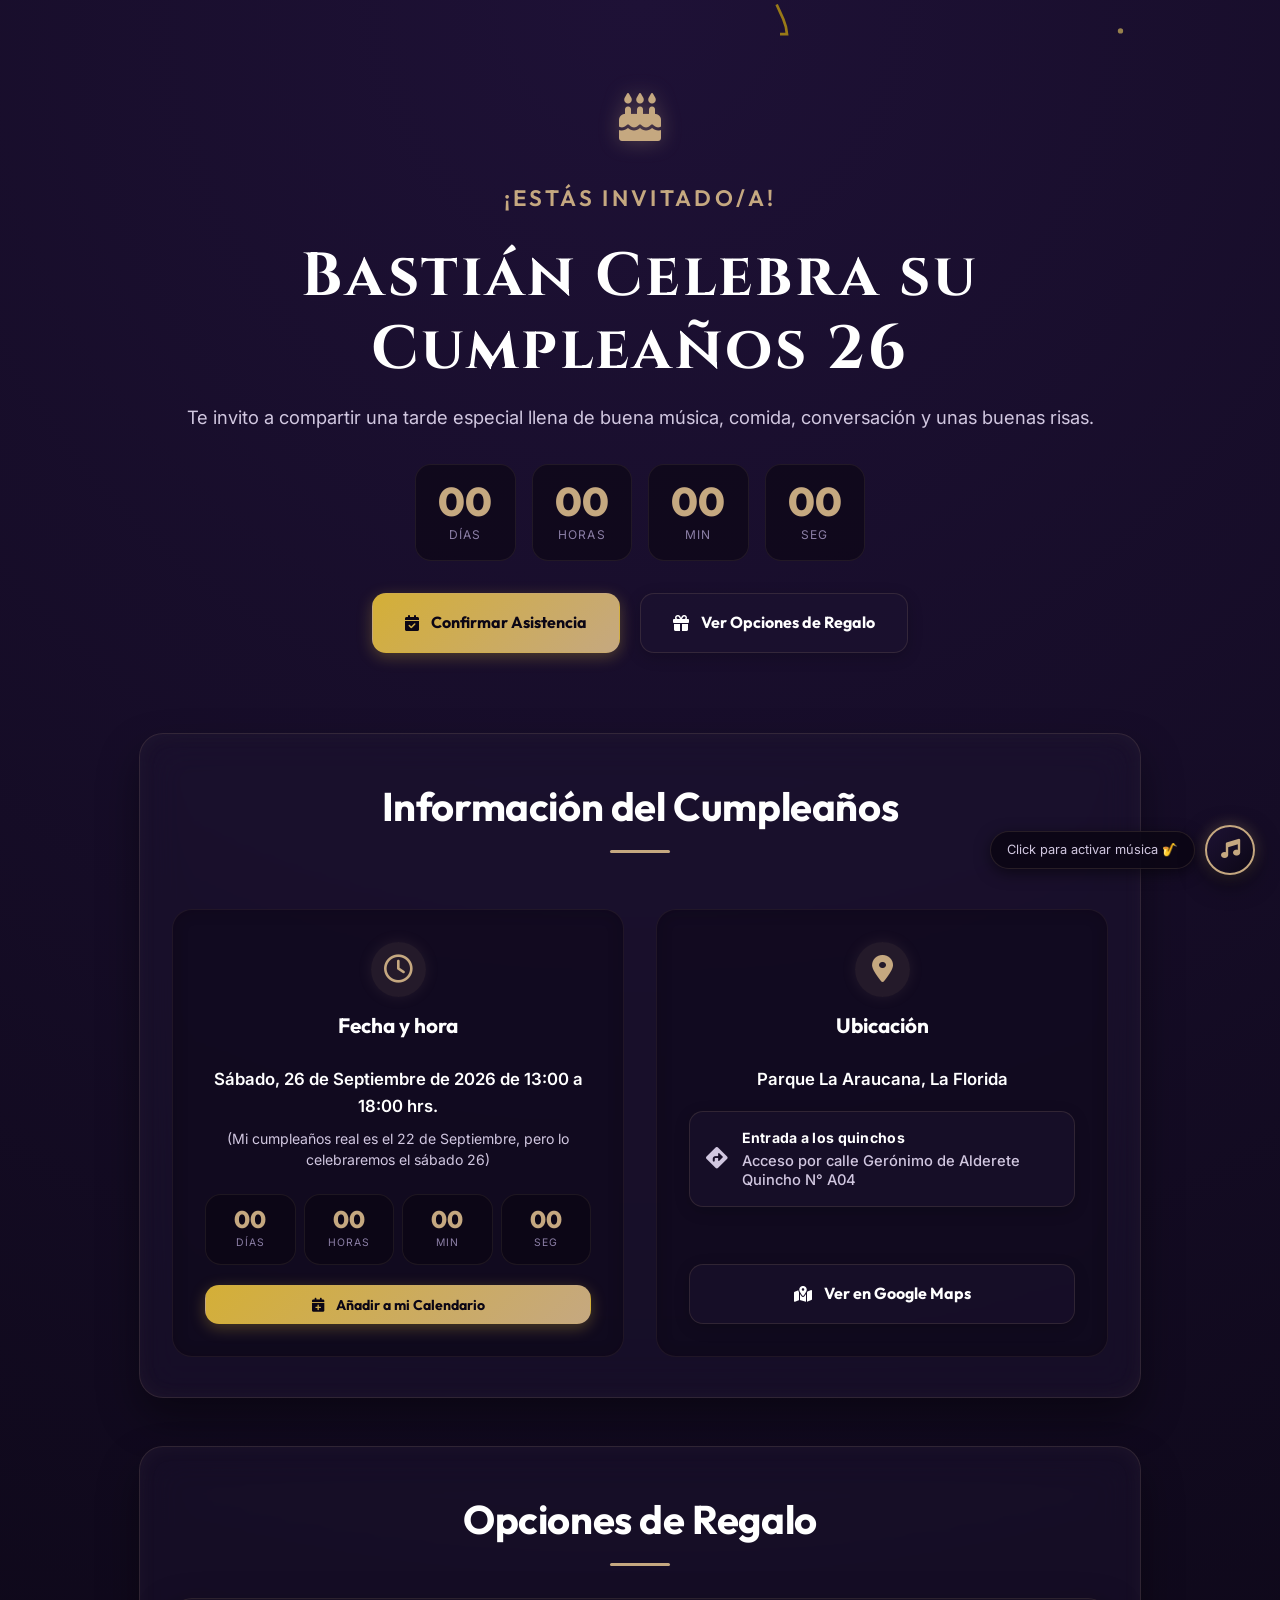
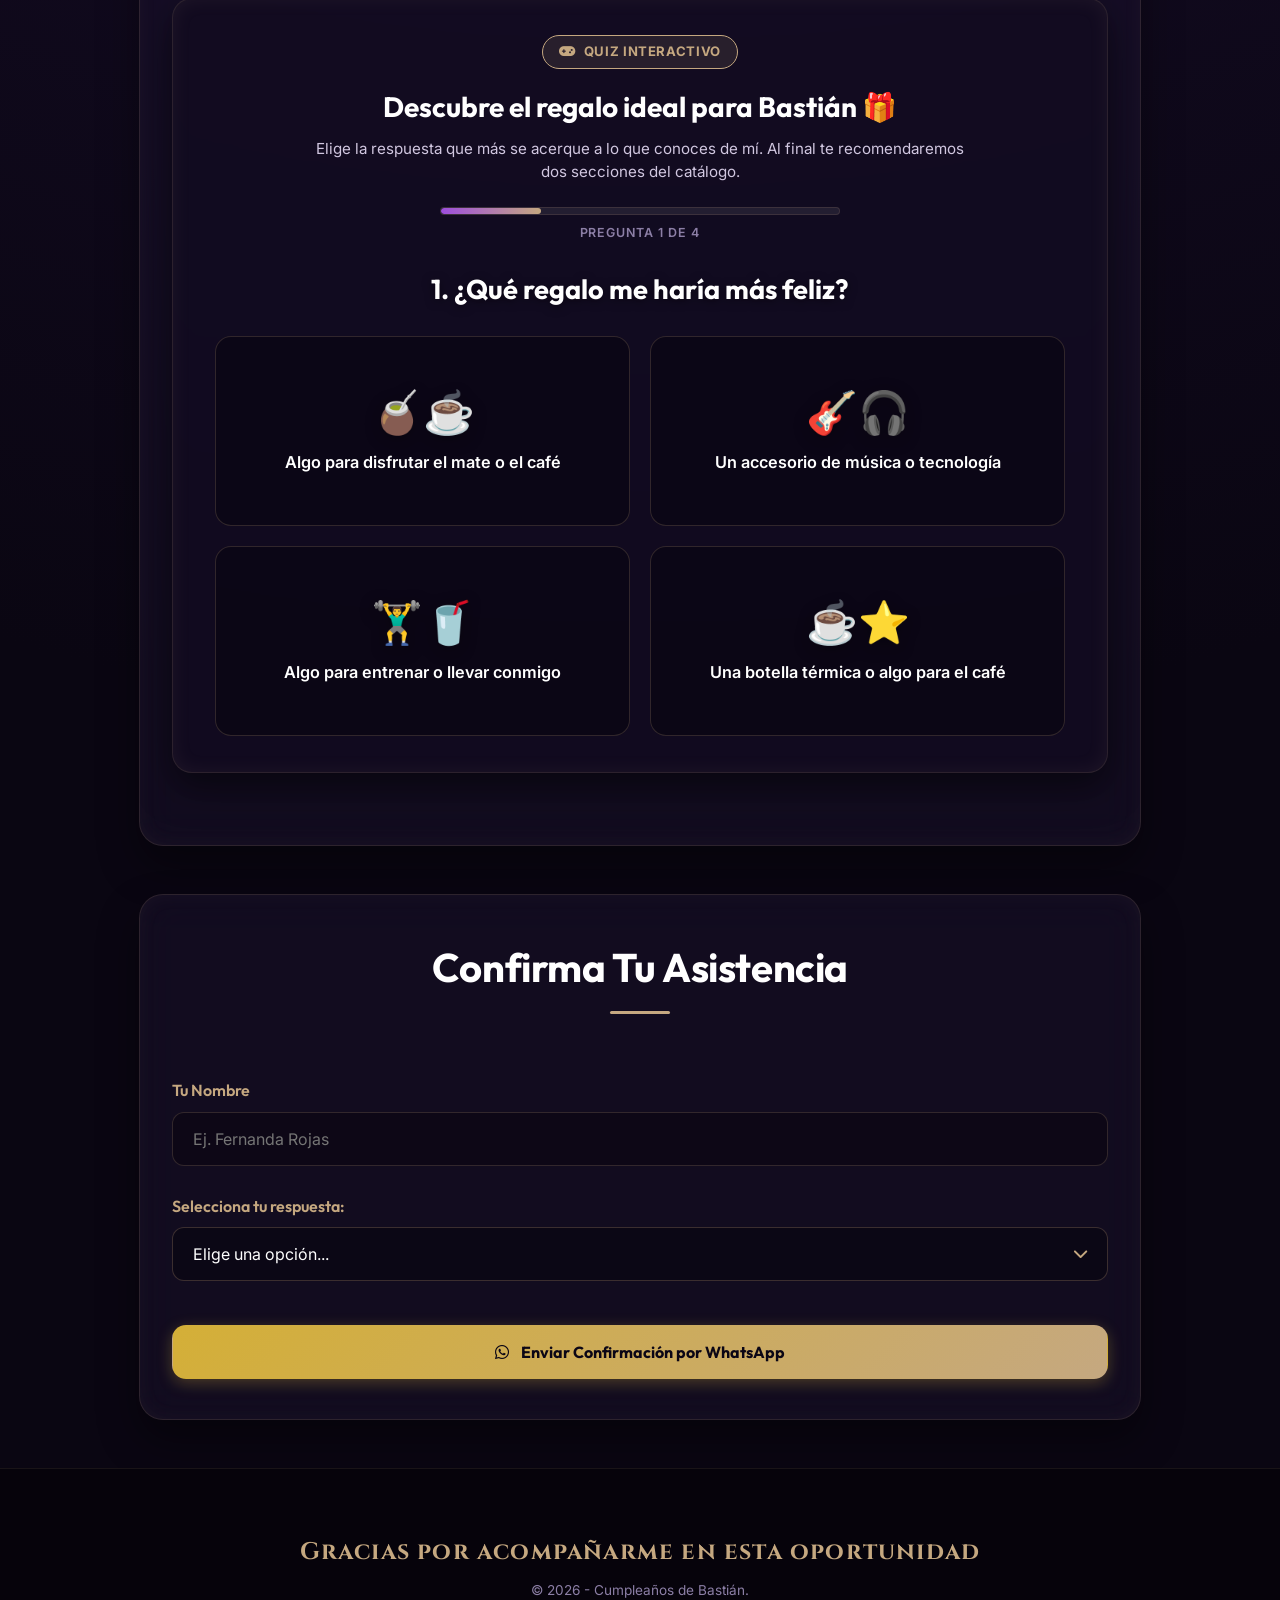
<file: index.html>
<!DOCTYPE html>
<html lang="es">

<head>
  <meta charset="UTF-8">
  <meta name="viewport" content="width=device-width, initial-scale=1.0">
  <title>Invitación a mi Cumpleaños 26 | Bastián</title>

  <!-- Preconnect: abre las conexiones a CDNs externos antes de parsear el HTML -->
  <link rel="preconnect" href="https://fonts.googleapis.com">
  <link rel="preconnect" href="https://fonts.gstatic.com" crossorigin>
  <link rel="preconnect" href="https://cdnjs.cloudflare.com">

  <!-- Estilos principales -->
  <link rel="stylesheet" href="css/style.css">

  <!-- FontAwesome: carga sin bloquear el render -->
  <link rel="stylesheet" href="https://cdnjs.cloudflare.com/ajax/libs/font-awesome/6.4.0/css/all.min.css"
    crossorigin="anonymous" referrerpolicy="no-referrer">
</head>

<body>

  <!-- Golden Streamers & Confetti Canvas -->
  <canvas id="confetti-canvas"></canvas>

  <!-- Background Orbs -->
  <div class="glow-orb orb-1"></div>
  <div class="glow-orb orb-2"></div>

  <!-- Background Music Element (Local MP3 Stream) -->
  <audio id="bg-music" loop preload="auto">
    <source src="music/jazz-sax.mp3" type="audio/mpeg">
  </audio>

  <!-- Floating Music Toggle Controller -->
  <div class="music-widget" id="music-widget">
    <div class="music-tooltip" id="music-tooltip">Click para activar música 🎷</div>
    <button class="music-toggle-btn" id="music-toggle-btn" aria-label="Reproducir música de fondo">
      <i class="fa-solid fa-music" id="music-icon"></i>
    </button>
  </div>

  <div class="container" style="padding-top: 2rem;">

    <!-- Clean Hero Section without borders -->
    <header class="hero" id="home" style="margin-bottom: 2rem; padding: 3rem 0;">
      <div class="hero-logo">
        <i class="fa-solid fa-cake-candles"></i>
      </div>
      <p class="subtitle">¡Estás Invitado/a!</p>
      <h1>Bastián Celebra su Cumpleaños 26</h1>
      <p style="margin-top: 1rem; font-size: 1.15rem; color: var(--text-secondary);">
        Te invito a compartir una tarde especial llena de buena música, comida, conversación y unas buenas risas.
      </p>

      <!-- Cuenta Regresiva (Hero) -->
      <div class="countdown" id="countdown-hero" style="margin: 2rem auto;">
        <div class="countdown-box">
          <span class="countdown-num days-val">00</span>
          <span class="countdown-label">Días</span>
        </div>
        <div class="countdown-box">
          <span class="countdown-num hours-val">00</span>
          <span class="countdown-label">Horas</span>
        </div>
        <div class="countdown-box">
          <span class="countdown-num minutes-val">00</span>
          <span class="countdown-label">Min</span>
        </div>
        <div class="countdown-box">
          <span class="countdown-num seconds-val">00</span>
          <span class="countdown-label">Seg</span>
        </div>
      </div>

      <!-- Botones Principales -->
      <div class="btn-group">
        <a href="#rsvp" class="btn btn-gold">
          <i class="fa-solid fa-calendar-check"></i> Confirmar Asistencia
        </a>
        <a href="#regalos" class="btn btn-purple">
          <i class="fa-solid fa-gift"></i> Ver Opciones de Regalo
        </a>
      </div>
    </header>

    <!-- Información del Cumpleaños (2-Column Grid Layout) -->
    <section class="card" id="info">
      <h2>Información del Cumpleaños</h2>
      <div class="info-grid">

        <!-- Columna Izquierda: Fecha, Hora y Cuenta Regresiva -->
        <div class="info-col">
          <div class="info-header">
            <div class="info-icon"><i class="fa-regular fa-clock"></i></div>
            <h3>Fecha y hora</h3>
          </div>
          <p class="info-main-text">Sábado, 26 de Septiembre de 2026 de 13:00 a 18:00 hrs.</p>
          <p class="info-note-text">
            (Mi cumpleaños real es el 22 de Septiembre, pero lo celebraremos el sábado 26)
          </p>

          <!-- Cuenta Regresiva (Info) -->
          <div class="countdown info-countdown" id="countdown-info">
            <div class="countdown-box">
              <span class="countdown-num days-val">00</span>
              <span class="countdown-label">Días</span>
            </div>
            <div class="countdown-box">
              <span class="countdown-num hours-val">00</span>
              <span class="countdown-label">Horas</span>
            </div>
            <div class="countdown-box">
              <span class="countdown-num minutes-val">00</span>
              <span class="countdown-label">Min</span>
            </div>
            <div class="countdown-box">
              <span class="countdown-num seconds-val">00</span>
              <span class="countdown-label">Seg</span>
            </div>
          </div>

          <!-- Botón de Recordatorio -->
          <div class="calendar-btn-container" style="margin-top: 1.25rem; width: 100%;">
            <button class="btn btn-gold btn-full-width" id="calendar-btn"
              style="font-size: 0.88rem; padding: 0.6rem 1.2rem;">
              <i class="fa-solid fa-calendar-plus"></i> Añadir a mi Calendario
            </button>
            <div class="calendar-dropdown" id="calendar-dropdown">
              <a href="https://calendar.google.com/calendar/render?action=TEMPLATE&text=Cumplea%C3%B1os+26+de+Basti%C3%A1n+%F0%9F%8E%89&dates=20260926T160000Z%2F20260926T210000Z&details=%C2%A1Viva+el+cumplea%C3%B1ero%21+Vamos+a+la+celebraci%C3%B3n.+%F0%9F%93%8D+Importante%3A+la+entrada+a+los+quinchos+es+por+calle+Ger%C3%B3nimo+de+Alderete.&location=Parque+La+Araucana%2C+Ger%C3%B3nimo+de+Alderete+2400%2C+La+Florida"
                target="_blank" class="calendar-opt">
                <i class="fa-brands fa-google"></i> Google Calendar
              </a>
              <a href="#" id="ical-download-btn" class="calendar-opt">
                <i class="fa-solid fa-calendar-day"></i> iCal / Apple / Outlook (.ics)
              </a>
            </div>
          </div>
        </div>

        <!-- Columna Derecha: Ubicación y Botón de Google Maps -->
        <div class="info-col">
          <div class="info-header">
            <div class="info-icon"><i class="fa-solid fa-location-dot"></i></div>
            <h3>Ubicación</h3>
          </div>
          <p class="info-main-text">Parque La Araucana, La Florida</p>
          <div class="access-highlight" role="note" aria-label="Acceso importante a los quinchos">
            <i class="fa-solid fa-diamond-turn-right"></i>
            <div>
              <strong>Entrada a los quinchos</strong>
              <span>Acceso por calle Gerónimo de Alderete</span>
              <span>Quincho N° A04 </span>
            </div>
          </div>

          <!-- Botón para ver en Google Maps -->
          <div class="map-action-container">
            <a href="https://maps.app.goo.gl/zeFfPFS3xpCnbVfb8" target="_blank" class="btn btn-purple btn-full-width">
              <i class="fa-solid fa-map-marked-alt"></i> Ver en Google Maps
            </a>
          </div>
        </div>

      </div>
    </section>

    <!-- Opciones de Regalo (Protegidas por Quiz Interactivo) -->
    <section class="card" id="regalos">
      <h2>Opciones de Regalo</h2>

      <!-- Bloque del Quiz Interactivo (4 Preguntas) -->
      <div id="quiz-wrapper" class="quiz-wrapper">
        <div class="quiz-badge"><i class="fa-solid fa-gamepad"></i> Quiz Interactivo</div>
        <h3 class="quiz-heading">Descubre el regalo ideal para Bastián 🎁</h3>
        <p class="quiz-intro">Elige la respuesta que más se acerque a lo que conoces de mí. Al final te recomendaremos
          dos secciones del catálogo.</p>

        <div class="quiz-progress-container">
          <div class="quiz-progress-bar">
            <div class="quiz-progress-fill" id="quiz-progress-fill" style="width: 25%;"></div>
          </div>
          <div class="quiz-step-indicator" id="quiz-step-indicator">Pregunta 1 de 4</div>
        </div>

        <!-- Pregunta 1 -->
        <div class="quiz-step active" data-step="1">
          <h4 class="question-text">1. ¿Qué regalo me haría más feliz?</h4>
          <div class="quiz-options-grid">
            <button type="button" class="quiz-opt-btn" data-categories="mate,cafe">
              <span class="quiz-opt-icon">🧉☕</span>
              <span class="quiz-opt-text">Algo para disfrutar el mate o el café</span>
            </button>
            <button type="button" class="quiz-opt-btn" data-categories="musica,tecno">
              <span class="quiz-opt-icon">🎸🎧</span>
              <span class="quiz-opt-text">Un accesorio de música o tecnología</span>
            </button>
            <button type="button" class="quiz-opt-btn" data-categories="deporte,extras">
              <span class="quiz-opt-icon">🏋️‍♂️🥤</span>
              <span class="quiz-opt-text">Algo para entrenar o llevar conmigo</span>
            </button>
            <button type="button" class="quiz-opt-btn" data-categories="cafe,extras">
              <span class="quiz-opt-icon">☕⭐</span>
              <span class="quiz-opt-text">Una botella térmica o algo para el café</span>
            </button>
          </div>
        </div>

        <!-- Pregunta 2 -->
        <div class="quiz-step" data-step="2">
          <h4 class="question-text">2. ¿Qué tendría más posibilidades de usar todos los días?</h4>
          <div class="quiz-options-grid">
            <button type="button" class="quiz-opt-btn" data-categories="mate,extras">
              <span class="quiz-opt-icon">🧉🥤</span>
              <span class="quiz-opt-text">Un termo o accesorio matero</span>
            </button>
            <button type="button" class="quiz-opt-btn" data-categories="cafe,tecno">
              <span class="quiz-opt-icon">☕💻</span>
              <span class="quiz-opt-text">Café, tazas o algo para el computador</span>
            </button>
            <button type="button" class="quiz-opt-btn" data-categories="musica,extras">
              <span class="quiz-opt-icon">🎧🎸</span>
              <span class="quiz-opt-text">Audífonos o un accesorio musical</span>
            </button>
            <button type="button" class="quiz-opt-btn" data-categories="deporte,mate">
              <span class="quiz-opt-icon">💪🧉</span>
              <span class="quiz-opt-text">Algo para entrenar y un termo para después</span>
            </button>
          </div>
        </div>

        <!-- Pregunta 3 -->
        <div class="quiz-step" data-step="3">
          <h4 class="question-text">3. ¿Qué elegirías según mis hobbies?</h4>
          <div class="quiz-options-grid">
            <button type="button" class="quiz-opt-btn" data-categories="musica,tecno">
              <span class="quiz-opt-icon">🎸🎧</span>
              <span class="quiz-opt-text">Algo para guitarra, audio o tecnología</span>
            </button>
            <button type="button" class="quiz-opt-btn" data-categories="deporte,extras">
              <span class="quiz-opt-icon">🏋️‍♂️🥤</span>
              <span class="quiz-opt-text">Algo para entrenar o mantenerme hidratado</span>
            </button>
            <button type="button" class="quiz-opt-btn" data-categories="mate,cafe">
              <span class="quiz-opt-icon">🧉☕</span>
              <span class="quiz-opt-text">Mate, yerba o café de especialidad</span>
            </button>
            <button type="button" class="quiz-opt-btn" data-categories="tecno,deporte">
              <span class="quiz-opt-icon">💻⚡</span>
              <span class="quiz-opt-text">Algo para el escritorio o mis entrenamientos</span>
            </button>
          </div>
        </div>

        <!-- Pregunta 4 -->
        <div class="quiz-step" data-step="4">
          <h4 class="question-text">4. ¿Qué regalo representa mejor mi personalidad?</h4>
          <div class="quiz-options-grid">
            <button type="button" class="quiz-opt-btn" data-categories="mate,cafe">
              <span class="quiz-opt-icon">🧉😊</span>
              <span class="quiz-opt-text">Un detalle para compartir</span>
            </button>
            <button type="button" class="quiz-opt-btn" data-categories="deporte,extras">
              <span class="quiz-opt-icon">⚡🎒</span>
              <span class="quiz-opt-text">Algo activo y práctico</span>
            </button>
            <button type="button" class="quiz-opt-btn" data-categories="musica,tecno">
              <span class="quiz-opt-icon">🎸💡</span>
              <span class="quiz-opt-text">Algo creativo y tecnológico</span>
            </button>
            <button type="button" class="quiz-opt-btn" data-categories="musica,mate">
              <span class="quiz-opt-icon">🎶🧉</span>
              <span class="quiz-opt-text">Algo para mis momentos de música y mate</span>
            </button>
          </div>
        </div>
      </div>

      <!-- Banner de Resultado de Quiz (Oculto inicialmente) -->
      <div id="quiz-result-banner" class="quiz-result-banner" style="display: none;">
        <div class="result-main">
          <div class="result-icon"><i class="fa-solid fa-unlock-keyhole"></i></div>
          <div>
            <div class="result-title">¡Catálogo Desbloqueado! 🎉</div>
            <div class="result-desc" id="result-recommendation-text">
              Tus respuestas combinan: <strong id="recommended-category-name">Mate + Café</strong>.
              <span id="recommended-category-description">Puedes comenzar explorando ambas selecciones.</span>
            </div>
          </div>
        </div>
        <button type="button" class="btn btn-purple btn-sm" id="redo-quiz-btn">
          <i class="fa-solid fa-rotate-left"></i> Repetir Quiz
        </button>
      </div>

      <!-- Contenedor de Categorías (Oculto hasta responder el Quiz) -->
      <div id="gifts-content-wrapper" class="gifts-content-wrapper" style="display: none;">
        <p class="gifts-desc">
          Si deseas hacerme un regalo, he seleccionado algunas opciones por categorías que me gustarían. Haz click en
          "Ver Referencia" para ver ideas de cada uno:
        </p>

        <!-- Categoría 1: Accesorios de Mate -->
        <div class="gift-category-group" id="category-mate">
          <h3 class="category-title"><i class="fa-solid fa-mug-hot"></i> Accesorios de Mate</h3>
          <div class="gifts-grid">
            <div class="gift-card" data-gift-id="yerbero-cuero">
              <div class="gift-image-wrapper">
                <img src="img/yerbero_cuero.png" alt="Yerbero Matero Rústico 100% Cuero" class="gift-image"
                  loading="lazy">
              </div>
              <div class="gift-info">
                <span class="gift-title">Yerbero Matero Rústico 100% Cuero</span>
                <div class="gift-actions">
                  <a href="https://www.mercadolibre.cl/yerbero-matero-rustico-100cuero/up/MLCU4426506857#polycard_client=search-desktop&be_origin=backend&overlay_label=not_apply&search_layout=grid&position=41&type=product&tracking_id=f2fea3d7-32a7-430c-8ed2-d844797b6eae&wid=MLC4239782120&sid=search"
                    target="_blank" class="gift-link">
                    <i class="fa-solid fa-external-link"></i> Ver Referencia
                  </a>
                  <button type="button" class="gift-reserve-btn" data-gift-id="yerbero-cuero">
                    <i class="fa-solid fa-gift"></i> Reservar
                  </button>
                </div>
              </div>
            </div>
            <div class="gift-card" data-gift-id="yerba-playadito">
              <div class="gift-image-wrapper">
                <img src="img/yerba_playadito.png" alt="Yerba Mate Playadito 500gr" class="gift-image" loading="lazy">
              </div>
              <div class="gift-info">
                <span class="gift-title">Yerba Mate Playadito 500gr</span>
                <div class="gift-actions">
                  <a href="https://www.mercadolibre.cl/yerba-mate-playadito-hierbas--tradicional--despalada-500gr/up/MLCU2284454027#polycard_client=search-desktop&be_origin=backend&overlay_label=not_apply&search_layout=grid&position=2&type=product&tracking_id=df6d51f6-f9fa-48a0-9305-dc5d3a20a2d0&wid=MLC1536423137&sid=search"
                    target="_blank" class="gift-link">
                    <i class="fa-solid fa-external-link"></i> Ver Referencia
                  </a>
                  <button type="button" class="gift-reserve-btn" data-gift-id="yerba-playadito">
                    <i class="fa-solid fa-gift"></i> Reservar
                  </button>
                </div>
              </div>
            </div>
            <div class="gift-card" data-gift-id="yerba-esmeralda">
              <div class="gift-image-wrapper">
                <img src="img/yerba_esmeralda.png" alt="Yerba Mate Esmeralda 1 Kg" class="gift-image" loading="lazy">
              </div>
              <div class="gift-info">
                <span class="gift-title">Yerba Mate Esmeralda 1 Kg</span>
                <div class="gift-actions">
                  <a href="https://www.mercadolibre.cl/yerba-mate-esmeralda-1-kg--yerba-despalada/up/MLCU3808641980#polycard_client=search-desktop&be_origin=backend&overlay_label=not_apply&search_layout=grid&position=11&type=product&tracking_id=d330b6de-54f5-4d56-b567-0b57fc67886a&wid=MLC1859663367&sid=search"
                    target="_blank" class="gift-link">
                    <i class="fa-solid fa-external-link"></i> Ver Referencia
                  </a>
                  <button type="button" class="gift-reserve-btn" data-gift-id="yerba-esmeralda">
                    <i class="fa-solid fa-gift"></i> Reservar
                  </button>
                </div>
              </div>
            </div>
            <div class="gift-card" data-gift-id="termo-colo-colo">
              <div class="gift-image-wrapper">
                <img src="img/termo_colo_colo_15l.png" alt="Termo 1,5 Litros Colo-Colo Doble Pared de Acero Inoxidable"
                  class="gift-image" loading="lazy">
              </div>
              <div class="gift-info">
                <span class="gift-title">Termo Colo-Colo Doble Pared 1,5L</span>
                <div class="gift-actions">
                  <a href="https://www.mercadolibre.cl/termo-15-litros-colo-colo-doble-pared-acero-inoxidable/up/MLCU2707851584#polycard_client=search-desktop&amp;float_highlight=last_units&amp;be_origin=backend&amp;overlay_label=not_apply&amp;search_layout=grid&amp;position=9&amp;type=product&amp;tracking_id=4e3f3d66-8cf3-4804-a445-3cc09404d136&amp;wid=MLC2765372200&amp;sid=search"
                    target="_blank" class="gift-link">
                    <i class="fa-solid fa-external-link"></i> Ver Referencia
                  </a>
                  <button type="button" class="gift-reserve-btn" data-gift-id="termo-colo-colo">
                    <i class="fa-solid fa-gift"></i> Reservar
                  </button>
                </div>
              </div>
            </div>
          </div>
        </div>

        <!-- Categoría 2: Accesorios de Café -->
        <div class="gift-category-group" id="category-cafe">
          <h3 class="category-title"><i class="fa-solid fa-mug-saucer"></i> Accesorios de Café</h3>
          <div class="gifts-grid">
            <div class="gift-card" data-gift-id="molinillo-sindelen">
              <div class="gift-image-wrapper">
                <img src="img/molinillo_sindelen.png" alt="Molinillo Moledor de Café Sindelen MOL-165"
                  class="gift-image" loading="lazy">
              </div>
              <div class="gift-info">
                <span class="gift-title">Molinillo Moledor De Café Sindelen</span>
                <div class="gift-actions">
                  <a href="https://www.mercadolibre.cl/molinillo-moledor-de-cafe-granos-sindelen-mol165-12-tazas/up/MLCU62619050#polycard_client=search-desktop&be_origin=backend&overlay_label=not_apply&search_layout=grid&position=65&type=product&tracking_id=25764596-fd7d-4231-aa2e-2740a63b523c&wid=MLC614338244&sid=search"
                    target="_blank" class="gift-link">
                    <i class="fa-solid fa-external-link"></i> Ver Referencia
                  </a>
                  <button type="button" class="gift-reserve-btn" data-gift-id="molinillo-sindelen">
                    <i class="fa-solid fa-gift"></i> Reservar
                  </button>
                </div>
              </div>
            </div>
            <div class="gift-card" data-gift-id="cafe-senork-decaf">
              <div class="gift-image-wrapper">
                <img src="img/cafe_senor_k_decaf.png" alt="Café Descafeinado Grano Entero Señor K 250g"
                  class="gift-image" loading="lazy">
              </div>
              <div class="gift-info">
                <span class="gift-title">Café Descafeinado Señor K 250g</span>
                <div class="gift-actions">
                  <a href="https://www.mercadolibre.cl/cafe-descafeinado-grano-entero-senor-k-colombia-natural-250g/p/MLC45587747?pdp_filters=item_id:MLC1572143297#is_advertising=true&searchVariation=MLC45587747&backend_model=search-backend;EQ:PACK%20CAFE%20GRANO%20SENSOR%20K%20250G;EQ:CAFE%20GRANO%20SENSOR%20K;EQ:PACK%20SENSOR%20K&be_origin=backend&position=14&search_layout=grid&type=pad&tracking_id=d3da96a8-1fe8-4814-aeed-d9bb28e00193&ad_domain=VQCATCORE_LST&ad_position=14&ad_click_id=ZDcxMjg0YjYtZDc4Ny00ZDdkLTgxODktMTczZDI0OWI5YzJl"
                    target="_blank" class="gift-link">
                    <i class="fa-solid fa-external-link"></i> Ver Referencia
                  </a>
                  <button type="button" class="gift-reserve-btn" data-gift-id="cafe-senork-decaf">
                    <i class="fa-solid fa-gift"></i> Reservar
                  </button>
                </div>
              </div>
            </div>
            <div class="gift-card" data-gift-id="cafe-senork-santarosa">
              <div class="gift-image-wrapper">
                <img src="img/cafe_senor_k_santarosa.png" alt="Café Grano Entero Señor K Santa Rosa 250g"
                  class="gift-image" loading="lazy">
              </div>
              <div class="gift-info">
                <span class="gift-title">Café Grano Señor K Santa Rosa 250g</span>
                <div class="gift-actions">
                  <a href="https://www.mercadolibre.cl/cafe-grano-entero-senor-k-colombia-santa-rosa-250g/p/MLC45456011?pdp_filters=item_id:MLC2832017536#is_advertising=true&searchVariation=MLC45456011&backend_model=search-backend;EQ:PACK%20CAFE%20GRANO%20SENSOR%20K%20250G;EQ:CAFE%20GRANO%20SENSOR%20K;EQ:PACK%20SENSOR%20K&be_origin=backend&position=3&search_layout=grid&type=pad&tracking_id=453cea6c-5f4a-43d8-b0e6-8974b94ea07f&ad_domain=VQCATCORE_LST&ad_position=3&ad_click_id=MDJkN2ZjZTMtMTZlYS00Y2Q1LWJmYzgtYzZlYmQyZDRiMWVh"
                    target="_blank" class="gift-link">
                    <i class="fa-solid fa-external-link"></i> Ver Referencia
                  </a>
                  <button type="button" class="gift-reserve-btn" data-gift-id="cafe-senork-santarosa">
                    <i class="fa-solid fa-gift"></i> Reservar
                  </button>
                </div>
              </div>
            </div>
            <div class="gift-card" data-gift-id="tazas-espresso">
              <div class="gift-image-wrapper">
                <img src="img/tazas_espresso.png" alt="Pack 6 Tazas Espresso Vidrio Doble Pared 80ml" class="gift-image"
                  loading="lazy">
              </div>
              <div class="gift-info">
                <span class="gift-title">Pack 6 Tazas Espresso Doble Pared</span>
                <div class="gift-actions">
                  <a href="https://www.mercadolibre.cl/tazas-de-cafe-espresso-de-vidrio-doble-pared-80ml-pack-6-con-asa-wakeshome/p/MLC62596565?pdp_filters=item_id:MLC3366892556#is_advertising=true&searchVariation=MLC62596565&backend_model=search-backend;fallback_productos-promocionados_supple_view_buy;EQ:TAZAS%20CAFE%20EXPRESS&be_origin=backend&position=28&search_layout=grid&type=pad&tracking_id=77d129a6-2ec2-4ddf-998f-d42744793eee&ad_domain=VQCATCORE_LST&ad_position=28&ad_click_id=NmFhM2ZhNWUtNWY0Yi00M2QxLTg2ZWQtZWQ3NzRjOTU5ZmU2"
                    target="_blank" class="gift-link">
                    <i class="fa-solid fa-external-link"></i> Ver Referencia
                  </a>
                  <button type="button" class="gift-reserve-btn" data-gift-id="tazas-espresso">
                    <i class="fa-solid fa-gift"></i> Reservar
                  </button>
                </div>
              </div>
            </div>
          </div>
        </div>

        <!-- Categoría 3: Accesorios Deportivos -->
        <div class="gift-category-group" id="category-deporte">
          <h3 class="category-title"><i class="fa-solid fa-dumbbell"></i> Accesorios Deportivos</h3>
          <div class="gifts-grid">
            <div class="gift-card" data-gift-id="mat-yoga">
              <div class="gift-image-wrapper">
                <img src="img/mat_yoga.png" alt="Mat de Yoga 10 mm" class="gift-image" loading="lazy">
              </div>
              <div class="gift-info">
                <span class="gift-title">Mat de Yoga 10 mm</span>
                <div class="gift-actions">
                  <a href="https://www.mercadolibre.cl/mat-de-yoga-10-mm-nbr-con-correa-de-transporte/up/MLCU64731233?pdp_filters=item_id:MLC3733872132#is_advertising=true&searchVariation=MLCU64731233&backend_model=search-backend&be_origin=backend&position=1&search_layout=grid&type=pad&tracking_id=7bd977c2-ec48-44c0-a2fc-52e9b686dda6&ad_domain=VQCATCORE_LST&ad_position=1&ad_click_id=MDRiMjc3NjMtZmUzYS00YmU0LWEzZTItYmM2OThmZjRlM2E3"
                    target="_blank" class="gift-link">
                    <i class="fa-solid fa-external-link"></i> Ver Referencia
                  </a>
                  <button type="button" class="gift-reserve-btn" data-gift-id="mat-yoga">
                    <i class="fa-solid fa-gift"></i> Reservar
                  </button>
                </div>
              </div>
            </div>
            <div class="gift-card" data-gift-id="medias-futbol">
              <div class="gift-image-wrapper">
                <img src="img/medias_futbol.png" alt="Medias Fútbol Antideslizante" class="gift-image" loading="lazy">
              </div>
              <div class="gift-info">
                <span class="gift-title">Pack 10par Medias Fútbol Antideslizante</span>
                <div class="gift-actions">
                  <a href="https://www.mercadolibre.cl/pack-10par-medias-futbol-antideslizante-transpirable-deporte/up/MLCU4087060082#polycard_client=recommendations_home_navigation-recommendations&reco_backend=machinalis-homes-univb-equivalent-offer&reco_client=home_navigation-recommendations&reco_item_pos=3&reco_backend_type=function&reco_id=150084c8-f789-47ff-b5b6-88bc85d8430a&wid=MLC4068951818&sid=recos&c_id=/home/navigation-recommendations/element&c_uid=b3e1a286-aa8f-45d9-bb5b-f100418e5103"
                    target="_blank" class="gift-link">
                    <i class="fa-solid fa-external-link"></i> Ver Referencia
                  </a>
                  <button type="button" class="gift-reserve-btn" data-gift-id="medias-futbol">
                    <i class="fa-solid fa-gift"></i> Reservar
                  </button>
                </div>
              </div>
            </div>
            <div class="gift-card" data-gift-id="bandas-resistencia">
              <div class="gift-image-wrapper">
                <img src="img/bandas_resistencia.png" alt="Kit 5 Bandas de Resistencia" class="gift-image"
                  loading="lazy">
              </div>
              <div class="gift-info">
                <span class="gift-title">Kit 5 Bandas de Resistencia</span>
                <div class="gift-actions">
                  <a href="https://www.mercadolibre.cl/kit-5-ejercicio-bandas-resistenciabanda-elastica-deportiva/up/MLCU4237355909#polycard_client=search-desktop&be_origin=backend&overlay_label=not_apply&search_layout=grid&position=39&type=product&tracking_id=20ee2a7d-81c6-479a-9c15-eb8795873473&wid=MLC4159957032&sid=search"
                    target="_blank" class="gift-link">
                    <i class="fa-solid fa-external-link"></i> Ver Referencia
                  </a>
                  <button type="button" class="gift-reserve-btn" data-gift-id="bandas-resistencia">
                    <i class="fa-solid fa-gift"></i> Reservar
                  </button>
                </div>
              </div>
            </div>
            <div class="gift-card" data-gift-id="creatina">
              <div class="gift-image-wrapper">
                <img src="img/creatina.png" alt="Creatina Monohidratada 300 gr" class="gift-image" loading="lazy">
              </div>
              <div class="gift-info">
                <span class="gift-title">Creatina Monohidratada 300 gr</span>
                <div class="gift-actions">
                  <a href="https://www.drsimi.cl/basic-creatine-creatina-monohidratada-micronizada-polvo-sin-olor-sin-gluten-pote-300-gr/p?idsku=475&gad_source=1&gad_campaignid=23873783661&gbraid=0AAAAAq9Me0H4vGHtT6P-GWfcpl9eNJYnq&gclid=Cj0KCQjwkOvTBhDgARIsAKUNyRuZnenRG2VYBDi1brThAFJ6iW1gxXJwY7xn3bKpSOIaAkx9ha6qQ8saAnJREALw_wcB"
                    target="_blank" class="gift-link">
                    <i class="fa-solid fa-external-link"></i> Ver Referencia
                  </a>
                  <button type="button" class="gift-reserve-btn" data-gift-id="creatina">
                    <i class="fa-solid fa-gift"></i> Reservar
                  </button>
                </div>
              </div>
            </div>
          </div>
        </div>

        <!-- Categoría 4: Accesorios de Música -->
        <div class="gift-category-group" id="category-musica">
          <h3 class="category-title"><i class="fa-solid fa-music"></i> Accesorios de Música</h3>
          <div class="gifts-grid">
            <div class="gift-card" data-gift-id="unetas-ernieball">
              <div class="gift-image-wrapper">
                <img src="img/unetas_ernie_ball.png" alt="Uñetas Ernie Ball Pack 50 Heavy 0.97mm" class="gift-image"
                  loading="lazy">
              </div>
              <div class="gift-info">
                <span class="gift-title">Pack 50 Uñetas Ernie Ball 0.97mm</span>
                <div class="gift-actions">
                  <a href="https://www.mercadolibre.cl/unetas-ernie-ball-p09132-pack-50-heavy-inj-molded-097mm/up/MLCU95954880?pdp_filters=item_id:MLC633589688#is_advertising=true&searchVariation=MLCU95954880&backend_model=search-backend&be_origin=backend&position=2&search_layout=grid&type=pad&tracking_id=c1a797a9-bb70-49e2-b57e-83f965da8137&ad_domain=VQCATCORE_LST&ad_position=2&ad_click_id=NzZlNTAzNTAtYjFjMi00OTEwLWEyY2UtMTkyNGFlZTIzMzFm"
                    target="_blank" class="gift-link">
                    <i class="fa-solid fa-external-link"></i> Ver Referencia
                  </a>
                  <button type="button" class="gift-reserve-btn" data-gift-id="unetas-ernieball">
                    <i class="fa-solid fa-gift"></i> Reservar
                  </button>
                </div>
              </div>
            </div>
            <div class="gift-card" data-gift-id="correa-ernieball">
              <div class="gift-image-wrapper">
                <img src="img/correa_ernie_ball.png" alt="Correa Ernie Ball Gris Para Guitarra / Bajo"
                  class="gift-image" loading="lazy">
              </div>
              <div class="gift-info">
                <span class="gift-title">Correa Ernie Ball Gris Guitarra/Bajo</span>
                <div class="gift-actions">
                  <a href="https://www.mercadolibre.cl/correa-ernie-ball-p04046-gris-para-guitarra-bajo/p/MLC24263593#polycard_client=search-desktop&be_origin=backend&overlay_label=not_apply&search_layout=grid&position=54&type=product&tracking_id=ac102262-b5af-4bb4-966c-cfd6322e0040&wid=MLC4196074014&sid=search"
                    target="_blank" class="gift-link">
                    <i class="fa-solid fa-external-link"></i> Ver Referencia
                  </a>
                  <button type="button" class="gift-reserve-btn" data-gift-id="correa-ernieball">
                    <i class="fa-solid fa-gift"></i> Reservar
                  </button>
                </div>
              </div>
            </div>
            <div class="gift-card" data-gift-id="atril-guitarra">
              <div class="gift-image-wrapper">
                <img src="img/atril_guitarra.png" alt="Atril Soporte Triple Para Guitarra Y Bajo Portátil"
                  class="gift-image" loading="lazy">
              </div>
              <div class="gift-info">
                <span class="gift-title">Atril Soporte Triple Guitarra / Bajo</span>
                <div class="gift-actions">
                  <a href="https://www.mercadolibre.cl/atril-soporte-triple-para-guitarra-y-bajo-portatil/p/MLC52946155#polycard_client=search-desktop&be_origin=backend&overlay_label=not_apply&search_layout=grid&position=8&type=product&tracking_id=e5e2967b-5542-4013-9a22-e63a6d6f9c22&wid=MLC3023868946&sid=search"
                    target="_blank" class="gift-link">
                    <i class="fa-solid fa-external-link"></i> Ver Referencia
                  </a>
                  <button type="button" class="gift-reserve-btn" data-gift-id="atril-guitarra">
                    <i class="fa-solid fa-gift"></i> Reservar
                  </button>
                </div>
              </div>
            </div>
            <div class="gift-card" data-gift-id="cable-santoangelo">
              <div class="gift-image-wrapper">
                <img src="img/cable_santo_angelo.png" alt="Cable Guitarra Bajo 3m Santo Angelo Samurai"
                  class="gift-image" loading="lazy">
              </div>
              <div class="gift-info">
                <span class="gift-title">Cable Guitarra/Bajo Santo Angelo 3m</span>
                <div class="gift-actions">
                  <a href="http://mercadolibre.cl/cable-guitarra-bajo-3m-santo-angelo-samurai-plug-audio-video-negro/p/MLC21430499#reviews"
                    target="_blank" class="gift-link">
                    <i class="fa-solid fa-external-link"></i> Ver Referencia
                  </a>
                  <button type="button" class="gift-reserve-btn" data-gift-id="cable-santoangelo">
                    <i class="fa-solid fa-gift"></i> Reservar
                  </button>
                </div>
              </div>
            </div>
          </div>
        </div>

        <!-- Categoría 5: Accesorios de Tecnología -->
        <div class="gift-category-group" id="category-tecno">
          <h3 class="category-title"><i class="fa-solid fa-laptop"></i> Accesorios de Tecnología</h3>
          <div class="gifts-grid">
            <div class="gift-card" data-gift-id="redmi-buds6">
              <div class="gift-image-wrapper">
                <img src="img/redmi_buds_6.png" alt="Audífonos Xiaomi Redmi Buds 6 Play" class="gift-image"
                  loading="lazy">
              </div>
              <div class="gift-info">
                <span class="gift-title">Xiaomi Redmi Buds 6 Play Bluetooth 5.4</span>
                <div class="gift-actions">
                  <a href="https://www.paris.cl/audifonos-inalambricos-xiaomi-redmi-buds-6-play-bluetooth-54-MKVEVQU9DR.html"
                    target="_blank" class="gift-link">
                    <i class="fa-solid fa-external-link"></i> Ver Referencia
                  </a>
                  <button type="button" class="gift-reserve-btn" data-gift-id="redmi-buds6">
                    <i class="fa-solid fa-gift"></i> Reservar
                  </button>
                </div>
              </div>
            </div>
            <div class="gift-card" data-gift-id="mousepad-redragon">
              <div class="gift-image-wrapper">
                <img src="img/mousepad_redragon.png" alt="Mouse Pad Gamer Redragon Flick XL 40x90cm" class="gift-image"
                  loading="lazy">
              </div>
              <div class="gift-info">
                <span class="gift-title">Mouse Pad Redragon Flick XL (40x90cm)</span>
                <div class="gift-actions">
                  <a href="https://www.mercadolibre.cl/mouse-pad-gamer-redragon-flick-de-goma-y-tela-pad-para-mouse-xl-40cm-x-90cm-x-4mm-negro/p/MLC16183540#polycard_client=search-desktop&be_origin=backend&overlay_label=not_apply&search_layout=grid&position=61&type=product&tracking_id=3e56c892-745e-4ed6-bf4c-9d2e626afd20&wid=MLC4093089246&sid=search"
                    target="_blank" class="gift-link">
                    <i class="fa-solid fa-external-link"></i> Ver Referencia
                  </a>
                  <button type="button" class="gift-reserve-btn" data-gift-id="mousepad-redragon">
                    <i class="fa-solid fa-gift"></i> Reservar
                  </button>
                </div>
              </div>
            </div>
            <div class="gift-card" data-gift-id="joystick-ps4">
              <div class="gift-image-wrapper">
                <img src="img/joystick_ps4.png" alt="Control Joystick PS4 Monster Games" class="gift-image"
                  loading="lazy">
              </div>
              <div class="gift-info">
                <span class="gift-title">Joystick PS4 Monster Games</span>
                <div class="gift-actions">
                  <a href="https://www.falabella.com/falabella-cl/product/16922968/Joystick-Ps4-Monster-Games/16922968"
                    target="_blank" class="gift-link">
                    <i class="fa-solid fa-external-link"></i> Ver Referencia
                  </a>
                  <button type="button" class="gift-reserve-btn" data-gift-id="joystick-ps4">
                    <i class="fa-solid fa-gift"></i> Reservar
                  </button>
                </div>
              </div>
            </div>
            <div class="gift-card" data-gift-id="camara-portatil">
              <div class="gift-image-wrapper">
                <img src="img/camara_portatil.png" alt="Cámara De Cuerpo Portátil HD 1080p" class="gift-image"
                  loading="lazy">
              </div>
              <div class="gift-info">
                <span class="gift-title">Cámara de Cuerpo Portátil HD 1080p</span>
                <div class="gift-actions">
                  <a href="https://www.mercadolibre.cl/camara-de-cuerpo-portatil-hd-pantall-grabadoras-video-1080p-negro/p/MLC66608093?matt_tool=16931662&utm_source=google_shopping&utm_medium=organic&pdp_filters=item_id%3AMLC1889030941&from=gshop#reviews"
                    target="_blank" class="gift-link">
                    <i class="fa-solid fa-external-link"></i> Ver Referencia
                  </a>
                  <button type="button" class="gift-reserve-btn" data-gift-id="camara-portatil">
                    <i class="fa-solid fa-gift"></i> Reservar
                  </button>
                </div>
              </div>
            </div>
          </div>
        </div>

        <!-- Categoría 6: Extras -->
        <div class="gift-category-group" id="category-extras">
          <h3 class="category-title"><i class="fa-solid fa-star"></i> Extras</h3>
          <div class="gifts-grid">
            <div class="gift-card" data-gift-id="billetera-hardley">
              <div class="gift-image-wrapper">
                <img src="img/billetera_hardley.png" alt="Billetera Hombre De Cuero Hardley Tarjetero RFID"
                  class="gift-image" loading="lazy">
              </div>
              <div class="gift-info">
                <span class="gift-title">Billetera Cuero Hardley RFID</span>
                <div class="gift-actions">
                  <a href="https://www.mercadolibre.cl/billetera-hombre-de-cuero-hardley-tarjetero-bloqueo-rfid-color-negro-saffiano/p/MLC25568715#polycard_client=search-desktop&be_origin=backend&overlay_label=not_apply&search_layout=grid&position=18&type=product&tracking_id=69f49dc8-5995-4faa-a149-9be3784df8fa&wid=MLC1864151564&sid=search"
                    target="_blank" class="gift-link">
                    <i class="fa-solid fa-external-link"></i> Ver Referencia
                  </a>
                  <button type="button" class="gift-reserve-btn" data-gift-id="billetera-hardley">
                    <i class="fa-solid fa-gift"></i> Reservar
                  </button>
                </div>
              </div>
            </div>
            <div class="gift-card" data-gift-id="termo-buffer-4-tapas">
              <div class="gift-image-wrapper">
                <img src="img/termo_buffer_4_tapas.png"
                  alt="Termo Botella Agua Térmica Buffer de Acero Inoxidable con 4 Tapas Black Leopard"
                  class="gift-image" loading="lazy">
              </div>
              <div class="gift-info">
                <span class="gift-title">Termo Botella Buffer + 4 Tapas Black Leopard</span>
                <div class="gift-actions">
                  <a href="https://www.mercadolibre.cl/termo-botella-agua-termica-acero-inoxidable-buffer-4-tapas-black-leopard/p/MLC53488723?pdp_filters=item_id%3AMLC3023734162"
                    target="_blank" class="gift-link">
                    <i class="fa-solid fa-external-link"></i> Ver Referencia
                  </a>
                  <button type="button" class="gift-reserve-btn" data-gift-id="termo-buffer-4-tapas">
                    <i class="fa-solid fa-gift"></i> Reservar
                  </button>
                </div>
              </div>
            </div>
            <div class="gift-card" data-gift-id="audifonos-trnmte">
              <div class="gift-image-wrapper">
                <img src="img/audifonos_trn_mte.png" alt="Audífonos TRN MTE In-Ear Dinámicos" class="gift-image"
                  loading="lazy">
              </div>
              <div class="gift-info">
                <span class="gift-title">Audífonos TRN MTE In-Ear</span>
                <div class="gift-actions">
                  <a href="http://mercadolibre.cl/audifonos-trn-mte-in-ear-dinamicos-full-bajos-sin-micro-color-cristal/p/MLC64955920#polycard_client=search-desktop&be_origin=backend&overlay_label=not_apply&search_layout=grid&position=12&type=product&tracking_id=a77642b9-0d0c-4cd4-891e-e1afcd4c9b04&wid=MLC1965954987&sid=search"
                    target="_blank" class="gift-link">
                    <i class="fa-solid fa-external-link"></i> Ver Referencia
                  </a>
                  <button type="button" class="gift-reserve-btn" data-gift-id="audifonos-trnmte">
                    <i class="fa-solid fa-gift"></i> Reservar
                  </button>
                </div>
              </div>
            </div>
            <div class="gift-card" data-gift-id="lonchera-head">
              <div class="gift-image-wrapper">
                <img src="img/lonchera_head.png" alt="Lonchera Compacta Hombre Sherpa Negro Head" class="gift-image"
                  loading="lazy">
              </div>
              <div class="gift-info">
                <span class="gift-title">Lonchera Head Sherpa Negro</span>
                <div class="gift-actions">
                  <a href="https://www.mercadolibre.cl/lonchera-compacta-hombre-sherpa-negro-head-negro/p/MLC74889882#polycard_client=search-desktop&be_origin=backend&overlay_label=not_apply&search_layout=grid&position=43&type=product&tracking_id=cf189ce3-1176-4788-9832-27d4bf338121&wid=MLC4139018508&sid=search"
                    target="_blank" class="gift-link">
                    <i class="fa-solid fa-external-link"></i> Ver Referencia
                  </a>
                  <button type="button" class="gift-reserve-btn" data-gift-id="lonchera-head">
                    <i class="fa-solid fa-gift"></i> Reservar
                  </button>
                </div>
              </div>
            </div>
            <div class="gift-card" data-gift-id="audifonos-lenovo">
              <div class="gift-image-wrapper">
                <img src="img/audifonos_lenovo.png" alt="Audífonos Bluetooth Lenovo E310 TWS Negro" class="gift-image"
                  loading="lazy">
              </div>
              <div class="gift-info">
                <span class="gift-title">Audífonos Lenovo E310 TWS</span>
                <div class="gift-actions">
                  <a href="https://www.paris.cl/audifonos-bluetooth-e310-tws-negro-485571999.html" target="_blank"
                    class="gift-link">
                    <i class="fa-solid fa-external-link"></i> Ver Referencia
                  </a>
                  <button type="button" class="gift-reserve-btn" data-gift-id="audifonos-lenovo">
                    <i class="fa-solid fa-gift"></i> Reservar
                  </button>
                </div>
              </div>
            </div>
            <div class="gift-card" data-gift-id="capo-freeman">
              <div class="gift-image-wrapper">
                <img src="img/capo_freeman.png" alt="Capo Para Guitarra Freeman FRGCP7 Silver" class="gift-image"
                  loading="lazy">
              </div>
              <div class="gift-info">
                <span class="gift-title">Capo Guitarra Freeman Silver</span>
                <div class="gift-actions">
                  <a href="https://www.audiomusica.com/capo-para-guitarra-acustica-o-electrica-freeman-frgcp7-color-silver/p"
                    target="_blank" class="gift-link">
                    <i class="fa-solid fa-external-link"></i> Ver Referencia
                  </a>
                  <button type="button" class="gift-reserve-btn" data-gift-id="capo-freeman">
                    <i class="fa-solid fa-gift"></i> Reservar
                  </button>
                </div>
              </div>
            </div>
            <div class="gift-card" data-gift-id="cable-roland">
              <div class="gift-image-wrapper">
                <img src="img/cable_roland.png" alt="Cable Instrumento 1/4 Roland Black Series 1.5m" class="gift-image"
                  loading="lazy">
              </div>
              <div class="gift-info">
                <span class="gift-title">Cable Instrumento Roland 1.5m</span>
                <div class="gift-actions">
                  <a href="https://www.audiomusica.com/cable-instrumento-1-4-roland-black-series-recto-a-angulado-15-m/p"
                    target="_blank" class="gift-link">
                    <i class="fa-solid fa-external-link"></i> Ver Referencia
                  </a>
                  <button type="button" class="gift-reserve-btn" data-gift-id="cable-roland">
                    <i class="fa-solid fa-gift"></i> Reservar
                  </button>
                </div>
              </div>
            </div>
            <div class="gift-card" data-gift-id="cera-cabello-boffel">
              <div class="gift-image-wrapper">
                <img src="img/cera_cabello_boffel.png" alt="Cera Para El Cabello Light Boffel 300gr" class="gift-image"
                  loading="lazy">
              </div>
              <div class="gift-info">
                <span class="gift-title">Cera Para El Cabello Light 300gr</span>
                <div class="gift-actions">
                  <a href="https://www.tua.cl/cera-para-el-cabello-soft-300-gr/p" target="_blank" class="gift-link">
                    <i class="fa-solid fa-external-link"></i> Ver Referencia
                  </a>
                  <button type="button" class="gift-reserve-btn" data-gift-id="cera-cabello-boffel">
                    <i class="fa-solid fa-gift"></i> Reservar
                  </button>
                </div>
              </div>
            </div>
            <div class="gift-card" data-gift-id="estanterias-caja-flotante">
              <div class="gift-image-wrapper">
                <img src="img/estanterias_caja_flotante.png"
                  alt="Estanterías de Caja Flotante Set de 3 Cubos Cuadrados para Decoración" class="gift-image"
                  loading="lazy">
              </div>
              <div class="gift-info">
                <span class="gift-title">Estanterías de Caja Flotante Set 3 Cubos</span>
                <div class="gift-actions">
                  <a href="https://articulo.mercadolibre.cl/MLC-1626081559-estanterias-de-caja-flotante-set-3-cubo-cuadrado-decoracion-_JM?searchVariation=18385889666#reviews"
                    target="_blank" class="gift-link">
                    <i class="fa-solid fa-external-link"></i> Ver Referencia
                  </a>
                  <button type="button" class="gift-reserve-btn" data-gift-id="estanterias-caja-flotante">
                    <i class="fa-solid fa-gift"></i> Reservar
                  </button>
                </div>
              </div>
            </div>
            <div class="gift-card" data-gift-id="polvo-textura-nishman-p1">
              <div class="gift-image-wrapper">
                <img src="img/polvo_textura_nishman_p1.png"
                  alt="Polvo Textura Nishman P1 Da Volumen Control Ligero Profesional" class="gift-image"
                  loading="lazy">
              </div>
              <div class="gift-info">
                <span class="gift-title">Polvo Textura Nishman P1 Control Ligero</span>
                <div class="gift-actions">
                  <a href="https://www.mercadolibre.cl/polvo-textura-nishman-p1-da-volumen-control-ligero-profesional/p/MLC20473028?pdp_filters=item_id:MLC2322842868#is_advertising=true&amp;searchVariation=MLC20473028&amp;backend_model=search-backend&amp;be_origin=backend&amp;position=3&amp;search_layout=grid&amp;type=pad&amp;tracking_id=68cb22bf-2c6a-4b66-876e-241dcf8ae052&amp;ad_domain=VQCATCORE_LST&amp;ad_position=3&amp;ad_click_id=N2I1YzljYjgtMWI1Yy00NDAxLWEyMTgtNTVmNzU1MmE2MDVi"
                    target="_blank" class="gift-link">
                    <i class="fa-solid fa-external-link"></i> Ver Referencia
                  </a>
                  <button type="button" class="gift-reserve-btn" data-gift-id="polvo-textura-nishman-p1">
                    <i class="fa-solid fa-gift"></i> Reservar
                  </button>
                </div>
              </div>
            </div>
            <div class="gift-card" data-gift-id="molinillo-home-logics">
              <div class="gift-image-wrapper">
                <img src="img/molinillo_home_logics.png"
                  alt="Molinillo Manual de Café Home Logics Negro con Grosor Regulable" class="gift-image"
                  loading="lazy">
              </div>
              <div class="gift-info">
                <span class="gift-title">Molinillo Manual Home Logics Regulable</span>
                <div class="gift-actions">
                  <a href="https://www.mercadolibre.cl/molinillo-manual-cafe-home-logics-negro-con-grosor-regulable/p/MLC62804027#polycard_client=search-desktop&amp;be_origin=backend&amp;overlay_label=not_apply&amp;search_layout=grid&amp;position=7&amp;type=product&amp;tracking_id=cda411c8-7786-491d-8a2a-2d573c8b2709&amp;wid=MLC3385368044&amp;sid=search&amp;gid=1&amp;pid=1"
                    target="_blank" class="gift-link">
                    <i class="fa-solid fa-external-link"></i> Ver Referencia
                  </a>
                  <button type="button" class="gift-reserve-btn" data-gift-id="molinillo-home-logics">
                    <i class="fa-solid fa-gift"></i> Reservar
                  </button>
                </div>
              </div>
            </div>
            <div class="gift-card" data-gift-id="aporte-dinero">
              <div class="gift-image-wrapper">
                <img src="img/aporte_dinero.png" alt="Aporte Monetario" class="gift-image" loading="lazy">
              </div>
              <div class="gift-info">
                <span class="gift-title">Aporte Monetario 💸</span>
                <div class="gift-actions">
                  <a href="datos_cuenta.html" target="_blank" class="gift-link" style="width: 100%;">
                    <i class="fa-solid fa-external-link"></i> Ver Referencia
                  </a>
                </div>
              </div>
            </div>
          </div>
        </div>
      </div>
    </section>

    <!-- Confirmación de Asistencia -->
    <section class="card" id="rsvp">
      <div class="rsvp-header">
        <h2>Confirma Tu Asistencia</h2>
      </div>

      <form id="rsvp-invitation-form" class="rsvp-form">
        <!-- Campo Nombre -->
        <div class="form-group">
          <label for="rsvp-name" class="form-label">Tu Nombre</label>
          <input type="text" id="rsvp-name" class="form-input" placeholder="Ej. Fernanda Rojas" required>
        </div>

        <!-- Opciones de Asistencia (Dropdown Menu) -->
        <div class="form-group">
          <label for="rsvp-status-select" class="form-label">Selecciona tu respuesta:</label>
          <div class="select-wrapper">
            <select id="rsvp-status-select" name="rsvp-status" class="form-select" required>
              <option value="" disabled selected>Elige una opción...</option>
              <option value="si">Sí, asistiré a la celebración 🎉</option>
              <option value="no">No, no podré ir 😔</option>
              <option value="tarde">Llegaré un poco tarde ⏰</option>
            </select>
            <i class="fa-solid fa-chevron-down select-icon"></i>
          </div>
        </div>

        <!-- Botón de Confirmación -->
        <button type="submit" class="btn btn-gold"
          style="width: 100%; justify-content: center; gap: 0.75rem; margin-top: 1rem;">
          <i class="fa-brands fa-whatsapp"></i> Enviar Confirmación por WhatsApp
        </button>
      </form>
    </section>

  </div>

  <!-- Footer -->
  <footer class="footer">
    <div class="container">
      <h3 class="footer-thanks">Gracias por acompañarme en esta oportunidad</h3>
      <p class="footer-credits">&copy; 2026 - Cumpleaños de Bastián.</p>
    </div>
  </footer>

  <!-- Modal de Confirmación de Reserva Sorpresa -->
  <div id="reserve-modal-backdrop" class="reserve-modal-backdrop" style="display: none;">
    <div class="reserve-modal-content">
      <div class="reserve-modal-icon">🎁</div>
      <h3 class="reserve-modal-title">¿Reservar este regalo?</h3>
      <p class="reserve-modal-text">
        Al confirmar, este regalo quedará apartado para ti. Parecerá como <strong>"🔒 Reservado Sorpresa"</strong> para
        que ningún otro invitado lo elija, sin revelarle tu identidad a Bastián.
      </p>
      <div class="reserve-modal-actions">
        <button type="button" class="btn-cancel-modal" id="btn-cancel-reserve">Cancelar</button>
        <button type="button" class="btn-confirm-modal" id="btn-confirm-reserve">Sí, Apartar Regalo</button>
      </div>
    </div>
  </div>

  <!-- =============================================
       Scripts del sitio - Carga en orden de dependencias
       config.js → módulos individuales → main.js (orquestador)
       ============================================= -->
  <!-- Scripts con defer: el parser HTML nunca queda bloqueado -->
  <script src="js/config.js" defer></script>
  <script src="js/countdown.js" defer></script>
  <script src="js/music.js" defer></script>
  <script src="js/rsvp.js" defer></script>
  <script src="js/calendar.js" defer></script>
  <script src="js/confetti.js" defer></script>
  <script src="js/regalos.js" defer></script>
  <script src="js/utilidades.js" defer></script>
  <script src="js/main.js" defer></script>
</body>

</html>
</file>
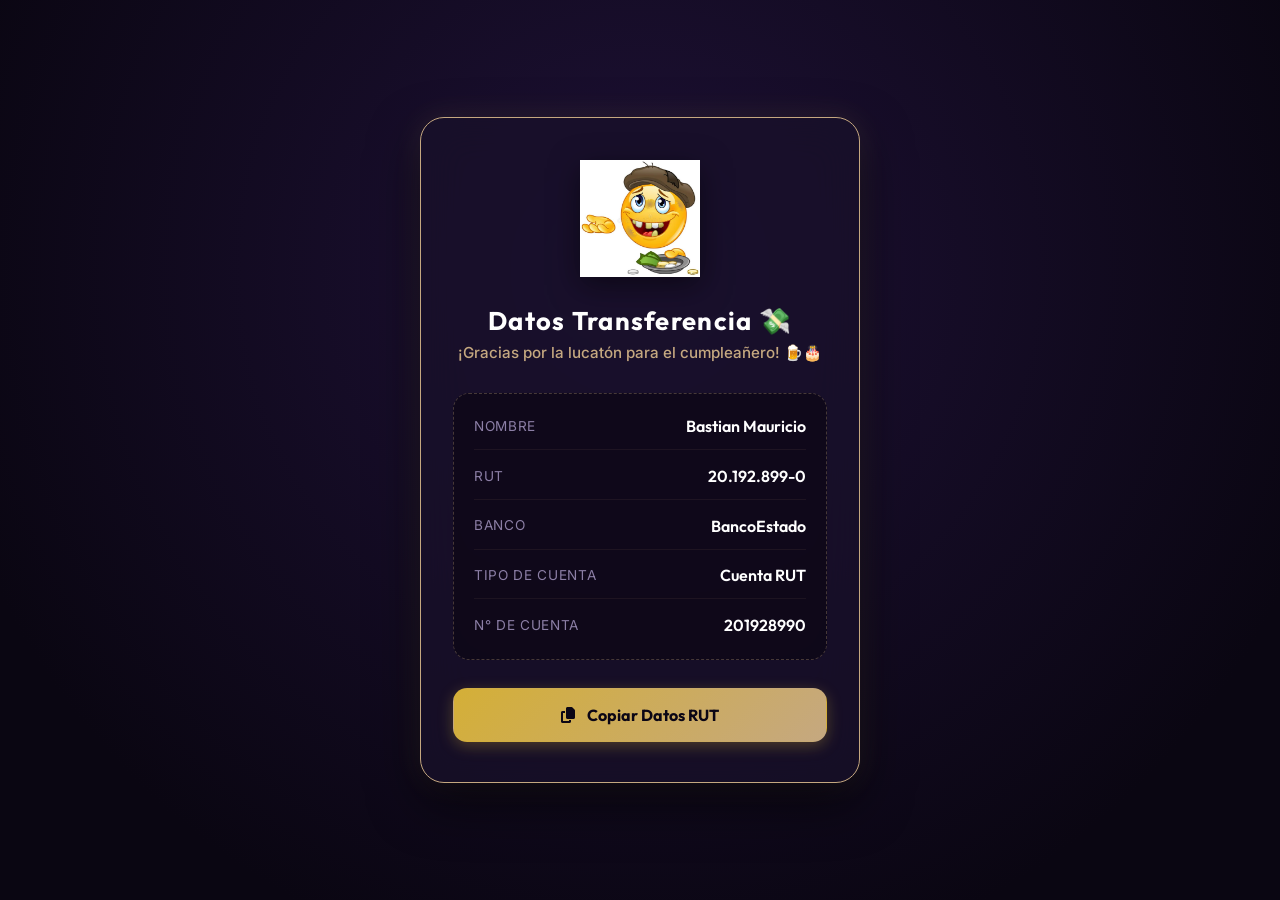
<file: datos_cuenta.html>
<!DOCTYPE html>
<html lang="es">

<head>
  <meta charset="UTF-8">
  <meta name="viewport" content="width=device-width, initial-scale=1.0">
  <title>Datos Bancarios | Cumpleaños Bastián</title>

  <!-- Stylesheets -->
  <link rel="stylesheet" href="css/style.css">

  <!-- FontAwesome Icons -->
  <link rel="stylesheet" href="https://cdnjs.cloudflare.com/ajax/libs/font-awesome/6.4.0/css/all.min.css">

  <style>
    body {
      display: flex;
      align-items: center;
      justify-content: center;
      min-height: 100vh;
      padding: 1.5rem;
      background: radial-gradient(circle at 50% 30%, #1e1136 0%, #0a0612 80%);
    }

    .bank-card-container {
      max-width: 440px;
      width: 100%;
      background: rgba(25, 16, 42, 0.75);
      border: 1px solid var(--primary);
      border-radius: 24px;
      padding: 2.5rem 2rem;
      backdrop-filter: blur(20px);
      box-shadow: 0 20px 50px rgba(0, 0, 0, 0.6), 0 0 30px rgba(197, 168, 128, 0.15);
      text-align: center;
      animation: fadeInScale 0.4s ease;
    }

    @keyframes fadeInScale {
      from { opacity: 0; transform: scale(0.95); }
      to { opacity: 1; transform: scale(1); }
    }

    .bank-header-img {
      width: 120px;
      height: 120px;
      object-fit: contain;
      margin: 0 auto 1.25rem;
      filter: drop-shadow(0 8px 15px rgba(0,0,0,0.5));
    }

    .bank-card-title {
      font-family: var(--font-heading);
      font-size: 1.6rem;
      font-weight: 700;
      color: var(--text-primary);
      margin-bottom: 0.25rem;
    }

    .bank-card-subtitle {
      font-size: 0.95rem;
      color: var(--primary);
      margin-bottom: 1.75rem;
      font-weight: 500;
    }

    .details-list {
      background: rgba(10, 6, 18, 0.6);
      border: 1px dashed rgba(197, 168, 128, 0.3);
      border-radius: 16px;
      padding: 1.25rem;
      margin-bottom: 1.75rem;
      display: flex;
      flex-direction: column;
      gap: 0.85rem;
      text-align: left;
    }

    .detail-item {
      display: flex;
      justify-content: space-between;
      align-items: center;
      font-size: 0.95rem;
      border-bottom: 1px solid rgba(197, 168, 128, 0.08);
      padding-bottom: 0.6rem;
    }

    .detail-item:last-child {
      border-bottom: none;
      padding-bottom: 0;
    }

    .detail-label {
      color: var(--text-muted);
      font-size: 0.85rem;
      text-transform: uppercase;
      letter-spacing: 0.05em;
    }

    .detail-val {
      color: var(--text-primary);
      font-weight: 600;
      font-family: var(--font-heading);
      font-size: 1rem;
    }

    .copy-success-msg {
      display: none;
      color: #ffd700;
      font-size: 0.85rem;
      margin-top: 0.75rem;
      font-weight: 600;
    }
  </style>
</head>

<body>

  <div class="bank-card-container">
    <img src="img/aporte_dinero.png" alt="Aporte en Dinero" class="bank-header-img">
    <h1 class="bank-card-title">Datos Transferencia 💸</h1>
    <p class="bank-card-subtitle">¡Gracias por la lucatón para el cumpleañero! 🍺🎂</p>

    <div class="details-list">
      <div class="detail-item">
        <span class="detail-label">Nombre</span>
        <span class="detail-val">Bastian Mauricio</span>
      </div>
      <div class="detail-item">
        <span class="detail-label">RUT</span>
        <span class="detail-val">20.192.899-0</span>
      </div>
      <div class="detail-item">
        <span class="detail-label">Banco</span>
        <span class="detail-val">BancoEstado</span>
      </div>
      <div class="detail-item">
        <span class="detail-label">Tipo de Cuenta</span>
        <span class="detail-val">Cuenta RUT</span>
      </div>
      <div class="detail-item">
        <span class="detail-label">N° de Cuenta</span>
        <span class="detail-val">201928990</span>
      </div>
    </div>

    <button id="copy-bank-btn" class="btn btn-gold btn-full-width">
      <i class="fa-solid fa-copy"></i> Copiar Datos RUT
    </button>
    
    <p id="copy-status" class="copy-success-msg">
      <i class="fa-solid fa-circle-check"></i> ¡Datos copiados al portapapeles!
    </p>
  </div>

  <script>
    document.getElementById('copy-bank-btn').addEventListener('click', function() {
      const textToCopy = "Nombre: Bastian Mauricio\nBanco: BancoEstado\nTipo de Cuenta: Cuenta RUT\nN° Cuenta / RUT: 201928990\nRUT: 20.192.899-0";
      navigator.clipboard.writeText(textToCopy).then(() => {
        const btn = document.getElementById('copy-bank-btn');
        const status = document.getElementById('copy-status');
        btn.innerHTML = '<i class="fa-solid fa-check"></i> ¡Copiado Exitosamente!';
        status.style.display = 'block';
        setTimeout(() => {
          btn.innerHTML = '<i class="fa-solid fa-copy"></i> Copiar Datos RUT';
          status.style.display = 'none';
        }, 3000);
      });
    });
  </script>
</body>

</html>
</file>
<file: css/style.css>
@import url('https://fonts.googleapis.com/css2?family=Cinzel:wght@500;700;800&family=Inter:wght@300;400;500;600&family=Outfit:wght@400;600;700;800&display=swap');

:root {
  --font-title: 'Cinzel', serif;
  --font-heading: 'Outfit', sans-serif;
  --font-body: 'Inter', sans-serif;

  /* Premium Palette: Dark Violet & Warm Gold */
  --bg-primary: #0a0612;
  --bg-secondary: #130c22;
  --bg-card: rgba(30, 20, 50, 0.45);
  
  --primary: #c5a880; /* Muted Gold */
  --primary-glow: rgba(197, 168, 128, 0.35);
  --secondary: #9d4edd; /* Royal Purple */
  --secondary-glow: rgba(157, 78, 221, 0.4);
  --accent: #e0aaff; /* Light Pastel Purple */
  
  --text-primary: #ffffff;
  --text-secondary: #d1c7e0;
  --text-muted: #8c7fa6;
  
  --glass-border: rgba(197, 168, 128, 0.15);
  --glass-blur: blur(20px);
  
  --transition-normal: 0.4s cubic-bezier(0.16, 1, 0.3, 1);
  --transition-fast: 0.2s ease;
}

/* --- RESET & BASE --- */
*, *::before, *::after {
  box-sizing: border-box;
  margin: 0;
  padding: 0;
}

html {
  scroll-behavior: smooth;
  font-size: 16px;
  background-color: var(--bg-primary);
  color: var(--text-primary);
  font-family: var(--font-body);
  overflow-x: hidden;
}

body {
  min-height: 100vh;
  line-height: 1.6;
  -webkit-font-smoothing: antialiased;
  background: radial-gradient(circle at 50% 0%, #1e1136 0%, var(--bg-primary) 70%);
}

/* --- CONFETTI CANVAS --- */
#confetti-canvas {
  position: fixed;
  top: 0;
  left: 0;
  width: 100vw;
  height: 100vh;
  pointer-events: none;
  z-index: 1;
}

/* --- DECORATIVE GLOW ORBS --- */
.glow-orb {
  position: absolute;
  width: 40vw;
  height: 40vw;
  border-radius: 50%;
  filter: blur(140px);
  z-index: -1;
  opacity: 0.25;
  pointer-events: none;
}

.orb-1 {
  background: radial-gradient(circle, var(--secondary) 0%, transparent 70%);
  top: 10%;
  left: 10%;
}

.orb-2 {
  background: radial-gradient(circle, var(--primary) 0%, transparent 70%);
  top: 40%;
  right: 10%;
}

/* --- CONTAINER --- */
.container {
  max-width: 1050px;
  margin: 0 auto;
  padding: 0 1.5rem;
  position: relative;
  z-index: 2;
}

/* --- TYPOGRAPHY --- */
h1, h2, h3 {
  color: var(--text-primary);
  text-align: center;
}

h1 {
  font-family: var(--font-title);
  font-size: clamp(2.2rem, 6vw, 3.8rem);
  font-weight: 700;
  letter-spacing: 0.05em;
  line-height: 1.2;
  margin-bottom: 0.5rem;
}

h2 {
  font-family: var(--font-heading);
  font-size: clamp(1.8rem, 4vw, 2.5rem);
  font-weight: 700;
  letter-spacing: -0.01em;
  margin-bottom: 2rem;
  position: relative;
  display: inline-block;
  width: 100%;
}

h2::after {
  content: '';
  display: block;
  width: 60px;
  height: 3px;
  background: var(--primary);
  margin: 0.75rem auto 0;
  border-radius: 2px;
}

.subtitle {
  font-family: var(--font-heading);
  font-size: clamp(1.1rem, 2.5vw, 1.4rem);
  color: var(--primary);
  text-transform: uppercase;
  letter-spacing: 0.15em;
  text-align: center;
  margin-bottom: 1.5rem;
  font-weight: 600;
}

p {
  color: var(--text-secondary);
  font-size: 1.05rem;
  text-align: center;
}

/* --- CARD WRAPPER (GLASSMORPHISM) --- */
.card {
  background: var(--bg-card);
  border: 1px solid var(--glass-border);
  border-radius: 24px;
  padding: 2.5rem 2rem;
  backdrop-filter: var(--glass-blur);
  box-shadow: 0 20px 40px rgba(0, 0, 0, 0.4),
              inset 0 0 20px rgba(197, 168, 128, 0.05);
  margin-bottom: 3rem;
  transition: var(--transition-normal);
}

.card:hover {
  border-color: rgba(197, 168, 128, 0.3);
  box-shadow: 0 25px 50px rgba(0, 0, 0, 0.5),
              0 0 30px rgba(197, 168, 128, 0.05);
}

/* --- BUTTONS --- */
.btn-group {
  display: flex;
  justify-content: center;
  gap: 1.25rem;
  flex-wrap: wrap;
  margin-top: 2rem;
}

.btn {
  display: inline-flex;
  align-items: center;
  justify-content: center;
  gap: 0.75rem;
  padding: 1rem 2rem;
  font-family: var(--font-heading);
  font-weight: 700;
  font-size: 1rem;
  border-radius: 14px;
  cursor: pointer;
  transition: all 0.3s cubic-bezier(0.175, 0.885, 0.32, 1.275);
  border: 1px solid transparent;
  outline: none;
  text-decoration: none;
  color: var(--text-primary);
}

.btn-gold {
  background: linear-gradient(135deg, #d4af37 0%, var(--primary) 100%);
  color: #0b0615;
  box-shadow: 0 4px 15px rgba(212, 175, 55, 0.3);
}

.btn-gold:hover {
  transform: translateY(-3px);
  box-shadow: 0 8px 25px rgba(212, 175, 55, 0.5);
}

.btn-purple {
  background: var(--bg-card);
  border: 1px solid var(--glass-border);
  box-shadow: 0 4px 15px rgba(0, 0, 0, 0.2);
}

.btn-purple:hover {
  background: rgba(197, 168, 128, 0.15);
  border-color: var(--primary);
  transform: translateY(-3px);
}

/* --- HERO SECTION --- */
.hero {
  text-align: center;
  position: relative;
}

.hero.card {
  padding: 4rem 2.5rem;
  margin-top: 1rem;
}

.hero-logo {
  font-size: 3rem;
  color: var(--primary);
  margin-bottom: 1.5rem;
  filter: drop-shadow(0 0 10px var(--primary-glow));
  animation: pulse-glow 3s infinite alternate;
}

@keyframes pulse-glow {
  0% { transform: scale(1); filter: drop-shadow(0 0 5px var(--primary-glow)); }
  100% { transform: scale(1.05); filter: drop-shadow(0 0 15px var(--primary-glow)); }
}

/* --- COUNTDOWN TIMER --- */
.countdown {
  display: grid;
  grid-template-columns: repeat(4, 1fr);
  gap: 1rem;
  max-width: 450px;
  margin: 2.5rem auto;
}

.countdown-box {
  background: rgba(10, 6, 18, 0.6);
  border: 1px solid rgba(197, 168, 128, 0.1);
  border-radius: 16px;
  padding: 1rem 0.5rem;
  text-align: center;
}

.countdown-num {
  font-family: var(--font-heading);
  font-size: clamp(1.5rem, 3.5vw, 2.5rem);
  font-weight: 800;
  color: var(--primary);
  display: block;
  line-height: 1;
}

.countdown-label {
  font-size: 0.75rem;
  color: var(--text-muted);
  text-transform: uppercase;
  letter-spacing: 0.1em;
  margin-top: 0.25rem;
  display: block;
}

/* --- DETAILS SECTION --- */
.info-grid {
  display: grid;
  grid-template-columns: 1fr 1fr;
  gap: 2rem;
  margin-top: 1.5rem;
}

.info-col {
  display: flex;
  flex-direction: column;
  background: rgba(10, 6, 18, 0.4);
  border: 1px solid rgba(197, 168, 128, 0.08);
  padding: 2rem;
  border-radius: 20px;
  text-align: center;
  align-items: center;
  justify-content: flex-start;
  box-shadow: inset 0 0 15px rgba(0, 0, 0, 0.2);
}

.info-header {
  display: flex;
  flex-direction: column;
  align-items: center;
  margin-bottom: 1.25rem;
}

.info-icon {
  font-size: 1.75rem;
  color: var(--primary);
  width: 55px;
  height: 55px;
  background: rgba(197, 168, 128, 0.1);
  border-radius: 50%;
  display: flex;
  align-items: center;
  justify-content: center;
  margin-bottom: 0.75rem;
  box-shadow: 0 0 15px rgba(197, 168, 128, 0.1);
}

.info-col h3 {
  font-family: var(--font-heading);
  font-size: 1.3rem;
  color: var(--text-primary);
  margin-bottom: 0.25rem;
  font-weight: 700;
}

.info-main-text {
  font-size: 1.05rem;
  font-weight: 600;
  color: var(--text-primary);
  margin-bottom: 0.5rem;
  text-align: center;
}

.info-note-text {
  font-size: 0.88rem;
  color: var(--text-secondary);
  line-height: 1.5;
  margin-bottom: 1.5rem;
  text-align: center;
}

.access-highlight {
  width: 100%;
  display: flex;
  align-items: center;
  gap: 0.85rem;
  margin: 0.65rem 0 1.5rem;
  padding: 0.9rem 1rem;
  border: 1px solid var(--glass-border);
  border-radius: 14px;
  background: var(--bg-card);
  box-shadow: 0 4px 15px rgba(0, 0, 0, 0.2);
  color: var(--text-primary);
  text-align: left;
}

.access-highlight > i {
  flex-shrink: 0;
  color: var(--text-secondary);
  font-size: 1.35rem;
}

.access-highlight strong,
.access-highlight span {
  display: block;
}

.access-highlight strong {
  margin-bottom: 0.15rem;
  color: var(--text-primary);
  font-size: 0.88rem;
  letter-spacing: 0.02em;
}

.access-highlight span {
  color: var(--text-secondary);
  font-size: 0.92rem;
  font-weight: 500;
  line-height: 1.35;
}

.info-countdown {
  width: 100%;
  margin: auto 0 0 0;
  grid-template-columns: repeat(4, 1fr);
  gap: 0.5rem;
}

.info-countdown .countdown-box {
  padding: 0.75rem 0.25rem;
}

.info-countdown .countdown-num {
  font-size: 1.5rem;
}

.info-countdown .countdown-label {
  font-size: 0.65rem;
}

.map-action-container {
  width: 100%;
  margin-top: auto;
}

.btn-full-width {
  width: 100%;
  justify-content: center;
}

/* --- GIFTS SECTION (UPDATED CATEGORIES) --- */
.gifts-desc {
  max-width: 600px;
  margin: 0 auto 2.5rem;
}

.gift-category-group {
  border: 1px solid rgba(197, 168, 128, 0.12);
  background: rgba(10, 6, 18, 0.35);
  border-radius: 20px;
  padding: 1.75rem;
  margin-bottom: 2.25rem;
  box-shadow: inset 0 0 15px rgba(0, 0, 0, 0.2);
}

.category-title {
  font-family: var(--font-heading);
  font-size: 1.25rem;
  color: var(--primary);
  text-align: left;
  margin-bottom: 1.25rem;
  display: flex;
  align-items: center;
  gap: 0.75rem;
  border-bottom: 1px solid rgba(197, 168, 128, 0.15);
  padding-bottom: 0.5rem;
}

.category-title i {
  color: var(--accent);
}

.gifts-grid {
  display: grid;
  grid-template-columns: repeat(4, 1fr);
  gap: 1.25rem;
}

.gift-card {
  background: rgba(10, 6, 18, 0.5);
  border: 1px solid rgba(197, 168, 128, 0.08);
  border-radius: 14px;
  overflow: hidden;
  display: flex;
  flex-direction: column;
  transition: var(--transition-normal);
}

.gift-card:hover {
  transform: translateY(-5px);
  border-color: var(--primary);
  box-shadow: 0 8px 20px rgba(0,0,0,0.3);
}

.gift-image-wrapper {
  width: 100%;
  aspect-ratio: 1.1;
  background: #140d26;
  position: relative;
  overflow: hidden;
  display: flex;
  align-items: center;
  justify-content: center;
  border-bottom: 1px solid rgba(197, 168, 128, 0.08);
}

.gift-image {
  width: 100%;
  height: 100%;
  object-fit: cover;
  transition: transform 0.5s ease;
}

.gift-card:hover .gift-image {
  transform: scale(1.08);
}

.gift-info {
  padding: 1rem;
  display: flex;
  flex-direction: column;
  gap: 0.5rem;
  flex-grow: 1;
  text-align: center;
}

.gift-title {
  font-family: var(--font-body);
  font-size: 0.95rem;
  font-weight: 600;
  color: var(--text-primary);
  line-height: 1.35;
  margin-bottom: 0.25rem;
  word-break: break-word;
  white-space: normal;
  display: -webkit-box;
  -webkit-line-clamp: 2;
  -webkit-box-orient: vertical;
  overflow: hidden;
  min-height: 2.6em;
}

.gift-link {
  display: inline-flex;
  align-items: center;
  justify-content: center;
  gap: 0.4rem;
  padding: 0.5rem 0.75rem;
  background: rgba(197, 168, 128, 0.08);
  border: 1px solid rgba(197, 168, 128, 0.15);
  color: var(--primary);
  border-radius: 8px;
  font-size: 0.8rem;
  font-weight: 600;
  transition: var(--transition-fast);
  text-decoration: none;
  margin-top: auto;
}

.gift-link:hover {
  background: var(--primary);
  color: #0b0615;
}

/* --- BANK / MONEY GIFT CARD --- */
.gift-card-bank {
  border-color: rgba(197, 168, 128, 0.35);
  background: rgba(25, 16, 42, 0.65);
}

.gift-card-bank:hover {
  border-color: #ffd700;
  box-shadow: 0 8px 25px rgba(255, 215, 0, 0.25);
}

.bank-subtext {
  font-size: 0.76rem;
  color: var(--primary);
  font-weight: 600;
  margin-bottom: 0.25rem;
  line-height: 1.25;
  text-align: center;
}

.bank-details-box {
  background: rgba(197, 168, 128, 0.08);
  border: 1px dashed rgba(197, 168, 128, 0.3);
  border-radius: 8px;
  padding: 0.4rem 0.5rem;
  display: flex;
  flex-direction: column;
  gap: 0.15rem;
  font-size: 0.76rem;
  color: var(--text-secondary);
  text-align: center;
  margin-top: 0.25rem;
  margin-bottom: 0.5rem;
}

.bank-detail-line {
  display: block;
}

.bank-detail-line strong {
  color: var(--text-primary);
}

.copy-rut-btn {
  border: none;
  cursor: pointer;
  width: 100%;
  font-family: inherit;
}

/* --- RSVP SECTION (WITH SELECT DROPDOWN) --- */
.rsvp-header {
  margin-bottom: 2rem;
  text-align: center;
}

.rsvp-deadline {
  display: inline-block;
  background: rgba(197, 168, 128, 0.12);
  border: 1px solid rgba(197, 168, 128, 0.4);
  color: var(--primary);
  padding: 0.4rem 1.2rem;
  border-radius: 100px;
  font-size: 0.85rem;
  font-weight: 600;
  margin-top: 0.75rem;
}

.rsvp-form {
  display: flex;
  flex-direction: column;
  gap: 1.75rem;
}

.form-group {
  display: flex;
  flex-direction: column;
  gap: 0.5rem;
  text-align: left;
}

.form-label {
  font-family: var(--font-heading);
  font-weight: 600;
  font-size: 1rem;
  color: var(--primary);
}

.form-input {
  background: rgba(10, 6, 18, 0.6);
  border: 1px solid rgba(197, 168, 128, 0.2);
  padding: 1rem 1.25rem;
  border-radius: 12px;
  color: var(--text-primary);
  font-family: var(--font-body);
  font-size: 1rem;
  outline: none;
  transition: var(--transition-fast);
}

.form-input:focus {
  border-color: var(--primary);
  box-shadow: 0 0 0 3px rgba(197, 168, 128, 0.15);
}

/* Custom Dropdown Styling */
.select-wrapper {
  position: relative;
  display: flex;
  width: 100%;
}

.form-select {
  width: 100%;
  background: rgba(10, 6, 18, 0.65);
  border: 1px solid rgba(197, 168, 128, 0.25);
  padding: 1rem 3rem 1rem 1.25rem;
  border-radius: 12px;
  color: var(--text-primary);
  font-family: var(--font-body);
  font-size: 1rem;
  outline: none;
  cursor: pointer;
  appearance: none; /* Hide default native arrow */
  -webkit-appearance: none;
  -moz-appearance: none;
  transition: var(--transition-fast);
}

.form-select:focus {
  border-color: var(--primary);
  box-shadow: 0 0 0 3px rgba(197, 168, 128, 0.15);
}

.form-select option {
  background-color: #140d25;
  color: var(--text-primary);
  padding: 1rem;
}

.select-icon {
  position: absolute;
  right: 1.25rem;
  top: 50%;
  transform: translateY(-50%);
  color: var(--primary);
  pointer-events: none;
  font-size: 0.95rem;
  transition: var(--transition-fast);
}

.form-select:focus + .select-icon {
  transform: translateY(-50%) rotate(180deg);
}

/* --- MUSIC WIDGET --- */
.music-widget {
  position: fixed;
  bottom: 25px;
  right: 25px;
  z-index: 99999;
  display: flex;
  align-items: center;
  gap: 10px;
}

.music-toggle-btn {
  width: 50px;
  height: 50px;
  border-radius: 50%;
  background: linear-gradient(135deg, #1d1233 0%, #0c0716 100%);
  border: 2px solid var(--primary);
  box-shadow: 0 8px 25px rgba(0, 0, 0, 0.6), 0 0 15px var(--primary-glow);
  cursor: pointer;
  display: flex;
  align-items: center;
  justify-content: center;
  color: var(--primary);
  font-size: 1.2rem;
  transition: all 0.3s ease;
  outline: none;
}

.music-toggle-btn:hover {
  transform: scale(1.1);
  box-shadow: 0 8px 30px rgba(0, 0, 0, 0.7), 0 0 20px rgba(197, 168, 128, 0.6);
}

/* Static state glow when music is playing (non-spinning) */
.music-playing {
  border-color: var(--accent);
  color: var(--accent);
  box-shadow: 0 8px 25px rgba(0, 0, 0, 0.6), 0 0 20px rgba(224, 170, 255, 0.4);
}

@keyframes spin-vinyl {
  0% { transform: rotate(0deg); }
  100% { transform: rotate(360deg); }
}

.music-tooltip {
  background: rgba(12, 7, 22, 0.95);
  border: 1px solid var(--glass-border);
  padding: 0.5rem 1rem;
  border-radius: 30px;
  font-size: 0.8rem;
  color: var(--text-secondary);
  box-shadow: 0 4px 15px rgba(0,0,0,0.5);
  white-space: nowrap;
  animation: fade-in-tooltip 0.5s ease forwards;
}

@keyframes fade-in-tooltip {
  from { opacity: 0; transform: translateX(10px); }
  to { opacity: 1; transform: translateX(0); }
}

/* --- FOOTER --- */
.footer {
  padding: 4rem 0;
  text-align: center;
  border-top: 1px solid rgba(197, 168, 128, 0.1);
  background: #06030b;
  position: relative;
  z-index: 10;
}

.footer-thanks {
  font-family: var(--font-title);
  font-size: 1.5rem;
  letter-spacing: 0.05em;
  color: var(--primary);
  margin-bottom: 0.5rem;
}

.footer-credits {
  font-size: 0.85rem;
  color: var(--text-muted);
}

/* --- CALENDAR DROPDOWN --- */
.calendar-btn-container {
  position: relative;
  width: 100%;
}

.calendar-dropdown {
  display: none;
  position: absolute;
  top: 100%;
  left: 0;
  width: 100%;
  background: rgba(18, 11, 34, 0.98);
  border: 1px solid var(--primary);
  border-radius: 12px;
  box-shadow: 0 10px 25px rgba(0, 0, 0, 0.8);
  z-index: 100;
  margin-top: 5px;
  overflow: hidden;
  animation: fadeInFast 0.2s ease;
}

.calendar-dropdown.show {
  display: flex;
  flex-direction: column;
}

.calendar-opt {
  display: flex;
  align-items: center;
  gap: 0.75rem;
  padding: 0.75rem 1.25rem;
  color: var(--text-primary);
  text-decoration: none;
  font-size: 0.88rem;
  text-align: left;
  transition: var(--transition-fast);
  border-bottom: 1px solid rgba(197, 168, 128, 0.08);
}

.calendar-opt:last-child {
  border-bottom: none;
}

.calendar-opt:hover {
  background: rgba(197, 168, 128, 0.15);
  color: var(--primary);
}

@keyframes fadeInFast {
  from { opacity: 0; transform: translateY(-5px); }
  to { opacity: 1; transform: translateY(0); }
}

/* --- QUIZ INTERACTIVO (LOCK & RECOMMENDATIONS) --- */
.quiz-wrapper {
  background: rgba(18, 11, 32, 0.75);
  border: 1px solid var(--glass-border);
  border-radius: 20px;
  padding: 2.25rem 1.75rem;
  text-align: center;
  box-shadow: 0 15px 35px rgba(0, 0, 0, 0.5), inset 0 0 20px rgba(197, 168, 128, 0.08);
  margin-bottom: 2rem;
  transition: var(--transition-normal);
}

.quiz-badge {
  display: inline-flex;
  align-items: center;
  gap: 0.5rem;
  background: rgba(197, 168, 128, 0.12);
  border: 1px solid var(--primary);
  color: var(--primary);
  font-size: 0.82rem;
  font-weight: 700;
  padding: 0.35rem 1rem;
  border-radius: 100px;
  margin-bottom: 1rem;
  letter-spacing: 0.05em;
  text-transform: uppercase;
}

.quiz-heading {
  font-family: var(--font-heading);
  font-size: clamp(1.3rem, 3vw, 1.75rem);
  font-weight: 700;
  color: var(--text-primary);
  margin-bottom: 0.5rem;
}

.quiz-intro {
  font-size: 0.95rem;
  color: var(--text-secondary);
  max-width: 650px;
  margin: 0 auto 1.5rem;
  line-height: 1.5;
}

.quiz-progress-container {
  max-width: 400px;
  margin: 0 auto 1.75rem;
}

.quiz-progress-bar {
  height: 8px;
  width: 100%;
  background: rgba(255, 255, 255, 0.08);
  border-radius: 10px;
  overflow: hidden;
  position: relative;
  margin-bottom: 0.5rem;
  border: 1px solid rgba(197, 168, 128, 0.15);
}

.quiz-progress-fill {
  height: 100%;
  background: linear-gradient(90deg, var(--secondary) 0%, var(--primary) 100%);
  transition: width 0.4s ease;
  border-radius: 10px;
}

.quiz-step-indicator {
  font-size: 0.78rem;
  color: var(--text-muted);
  font-weight: 600;
  text-transform: uppercase;
  letter-spacing: 0.08em;
}

.quiz-step {
  display: none;
}

.quiz-step.active {
  display: block;
  animation: fadeInStep 0.4s cubic-bezier(0.16, 1, 0.3, 1) forwards;
}

@keyframes fadeInStep {
  from { opacity: 0; transform: translateY(12px); }
  to { opacity: 1; transform: translateY(0); }
}

.question-text {
  font-family: var(--font-heading);
  font-size: clamp(1.35rem, 3.5vw, 1.7rem);
  color: #ffffff;
  margin-bottom: 1.75rem;
  font-weight: 700;
  line-height: 1.35;
  text-shadow: 0 2px 10px rgba(0,0,0,0.5);
}

.quiz-options-grid {
  display: grid;
  grid-template-columns: repeat(2, minmax(0, 1fr));
  gap: 1.25rem;
  max-width: 850px;
  margin: 0 auto;
}

.quiz-opt-btn {
  background: rgba(10, 6, 18, 0.65);
  border: 1px solid rgba(197, 168, 128, 0.2);
  border-radius: 16px;
  padding: 1.75rem 1.1rem;
  display: flex;
  flex-direction: column;
  align-items: center;
  justify-content: center;
  gap: 0.85rem;
  color: var(--text-primary);
  cursor: pointer;
  transition: all 0.3s cubic-bezier(0.175, 0.885, 0.32, 1.275);
  text-align: center;
  width: 100%;
  min-height: 190px;
  outline: none;
}

.quiz-opt-btn:hover {
  transform: translateY(-6px);
  border-color: var(--primary);
  background: rgba(197, 168, 128, 0.12);
  box-shadow: 0 12px 28px rgba(0, 0, 0, 0.4), 0 0 20px rgba(197, 168, 128, 0.2);
}

.quiz-opt-btn:active {
  transform: scale(0.98);
}

.quiz-opt-icon {
  font-size: 2.6rem;
  filter: drop-shadow(0 4px 8px rgba(0,0,0,0.3));
}

.quiz-opt-text {
  font-size: 1.02rem;
  font-family: var(--font-body);
  font-weight: 600;
  line-height: 1.45;
  color: var(--text-primary);
}

/* --- QUIZ RESULT BANNER --- */
.quiz-result-banner {
  background: linear-gradient(135deg, rgba(30, 20, 50, 0.85) 0%, rgba(15, 9, 28, 0.95) 100%);
  border: 1px solid var(--primary);
  border-radius: 18px;
  padding: 1.25rem 1.75rem;
  display: flex;
  align-items: center;
  justify-content: space-between;
  gap: 1.5rem;
  margin-bottom: 2rem;
  box-shadow: 0 10px 30px rgba(0,0,0,0.4), 0 0 20px rgba(197, 168, 128, 0.15);
}

.result-main {
  display: flex;
  align-items: center;
  gap: 1.25rem;
  text-align: left;
}

.result-icon {
  font-size: 1.8rem;
  color: var(--primary);
  width: 50px;
  height: 50px;
  background: rgba(197, 168, 128, 0.12);
  border-radius: 50%;
  display: flex;
  align-items: center;
  justify-content: center;
  flex-shrink: 0;
  box-shadow: 0 0 15px rgba(197, 168, 128, 0.2);
}

.result-title {
  font-family: var(--font-heading);
  font-size: 1.15rem;
  color: var(--text-primary);
  font-weight: 700;
  margin-bottom: 0.2rem;
}

.result-desc {
  font-size: 0.88rem;
  color: var(--text-secondary);
  line-height: 1.35;
}

.result-desc strong {
  color: var(--primary);
}

.btn-sm {
  padding: 0.6rem 1.2rem;
  font-size: 0.85rem;
  flex-shrink: 0;
}

/* --- RECOMMENDED CATEGORY HIGHLIGHT --- */
.gift-category-group.recommended-category {
  border: 2px solid var(--primary) !important;
  box-shadow: 0 0 30px rgba(197, 168, 128, 0.25), inset 0 0 20px rgba(197, 168, 128, 0.08) !important;
  position: relative;
}

.recommended-tag {
  position: absolute;
  top: -12px;
  right: 20px;
  background: linear-gradient(135deg, #d4af37 0%, var(--primary) 100%);
  color: #0b0615;
  font-size: 0.72rem;
  font-weight: 800;
  padding: 0.25rem 0.85rem;
  border-radius: 20px;
  text-transform: uppercase;
  letter-spacing: 0.08em;
  box-shadow: 0 4px 12px rgba(212, 175, 55, 0.4);
}

/* --- GIFT RESERVATION & ACTIONS --- */
.gift-actions {
  display: flex;
  flex-direction: column;
  gap: 0.45rem;
  margin-top: auto;
  width: 100%;
}

.gift-actions .gift-link {
  margin-top: 0;
  width: 100%;
  text-align: center;
  justify-content: center;
  padding: 0.55rem 0.6rem;
  font-size: 0.82rem;
  box-sizing: border-box;
}

.gift-reserve-btn {
  background: rgba(197, 168, 128, 0.15);
  border: 1px solid var(--primary);
  color: #ffffff;
  padding: 0.55rem 0.6rem;
  border-radius: 8px;
  font-size: 0.82rem;
  font-weight: 600;
  cursor: pointer;
  display: inline-flex;
  align-items: center;
  justify-content: center;
  gap: 0.35rem;
  transition: all 0.25s ease;
  white-space: nowrap;
  width: 100%;
  box-sizing: border-box;
}

.gift-reserve-btn:hover {
  background: var(--primary);
  color: #0b0615;
  box-shadow: 0 4px 12px rgba(197, 168, 128, 0.4);
}

.gift-card.is-reserved {
  opacity: 0.8;
  border-color: rgba(255, 215, 0, 0.3) !important;
}

.gift-card.is-reserved .gift-reserve-btn {
  background: rgba(255, 215, 0, 0.12);
  border-color: rgba(255, 215, 0, 0.4);
  color: #ffd700;
  cursor: not-allowed;
  box-shadow: none;
}

.gift-card.is-reserved .gift-reserve-btn.my-reservation {
  background: rgba(255, 100, 100, 0.18);
  border-color: rgba(255, 120, 120, 0.5);
  color: #ff9999;
  cursor: pointer;
}

.gift-card.is-reserved .gift-reserve-btn.my-reservation:hover {
  background: #e63946;
  border-color: #e63946;
  color: #ffffff;
  box-shadow: 0 4px 12px rgba(230, 57, 70, 0.4);
}

.gift-card .gift-image-wrapper {
  position: relative;
}

.reserved-overlay {
  position: absolute;
  top: 0;
  left: 0;
  width: 100%;
  height: 100%;
  background: rgba(12, 7, 24, 0.88);
  backdrop-filter: blur(4px);
  display: flex;
  flex-direction: column;
  align-items: center;
  justify-content: center;
  gap: 0.5rem;
  color: #ffd700;
  font-weight: 700;
  font-size: 0.88rem;
  text-align: center;
  padding: 0.75rem;
  border-radius: 12px;
  z-index: 5;
  animation: fadeInStep 0.3s ease forwards;
}

.reserved-overlay i {
  font-size: 2.2rem;
  color: #ffd700;
  filter: drop-shadow(0 0 10px rgba(255, 215, 0, 0.6));
}

/* --- RESERVATION MODAL --- */
.reserve-modal-backdrop {
  position: fixed;
  top: 0;
  left: 0;
  width: 100vw;
  height: 100vh;
  background: rgba(0, 0, 0, 0.78);
  backdrop-filter: blur(6px);
  display: flex;
  align-items: center;
  justify-content: center;
  z-index: 10000;
  padding: 1rem;
  animation: fadeInStep 0.25s ease forwards;
}

.reserve-modal-content {
  background: linear-gradient(135deg, rgba(28, 18, 48, 0.98) 0%, rgba(14, 8, 26, 0.98) 100%);
  border: 1px solid var(--primary);
  border-radius: 20px;
  padding: 2rem 1.75rem;
  max-width: 440px;
  width: 100%;
  text-align: center;
  box-shadow: 0 20px 50px rgba(0,0,0,0.8), 0 0 30px rgba(197, 168, 128, 0.2);
}

.reserve-modal-icon {
  font-size: 2.8rem;
  color: #ffd700;
  margin-bottom: 1rem;
}

.reserve-modal-title {
  font-family: var(--font-heading);
  font-size: 1.35rem;
  color: #ffffff;
  font-weight: 700;
  margin-bottom: 0.75rem;
}

.reserve-modal-text {
  font-size: 0.92rem;
  color: var(--text-secondary);
  line-height: 1.5;
  margin-bottom: 1.75rem;
}

.reserve-modal-actions {
  display: flex;
  gap: 0.75rem;
  justify-content: center;
}

.btn-cancel-modal {
  background: rgba(255, 255, 255, 0.08);
  border: 1px solid rgba(255, 255, 255, 0.2);
  color: #ccc;
  padding: 0.7rem 1.25rem;
  border-radius: 10px;
  font-weight: 600;
  cursor: pointer;
  font-size: 0.9rem;
}

.btn-confirm-modal {
  background: linear-gradient(135deg, var(--primary) 0%, #d4af37 100%);
  border: none;
  color: #0b0615;
  padding: 0.7rem 1.4rem;
  border-radius: 10px;
  font-weight: 700;
  cursor: pointer;
  font-size: 0.9rem;
  box-shadow: 0 4px 15px rgba(197, 168, 128, 0.3);
}

/* --- RESPONSIVE --- */
@media (max-width: 992px) {
  .gifts-grid {
    grid-template-columns: repeat(2, 1fr);
    max-width: none;
    margin: 0;
  }
}

@media (max-width: 768px) {
  .gifts-grid {
    grid-template-columns: 1fr;
    max-width: 360px;
    margin: 0 auto;
    gap: 1.25rem;
  }
  
  .gift-card {
    width: 100%;
  }

  .gift-title {
    white-space: normal !important;
    overflow: visible !important;
    text-overflow: clip !important;
    display: block !important;
    font-size: 0.95rem;
    line-height: 1.4;
    min-height: auto;
  }

  .gift-actions {
    flex-direction: column !important;
    gap: 0.5rem !important;
    width: 100% !important;
    margin-top: 0.75rem;
  }

  .gift-actions .gift-link,
  .gift-actions .gift-reserve-btn {
    width: 100% !important;
    flex: 1 1 100% !important;
    justify-content: center !important;
    text-align: center !important;
    padding: 0.65rem 0.75rem !important;
    font-size: 0.85rem !important;
    white-space: nowrap !important;
    box-sizing: border-box;
  }
  
  .gift-category-group {
    padding: 1.25rem 1rem;
  }
  
  .info-grid {
    grid-template-columns: 1fr;
    gap: 1.5rem;
  }
  
  .info-col {
    padding: 1.5rem;
  }

  .music-widget {
    bottom: 20px;
    right: 20px;
  }

  .quiz-options-grid {
    grid-template-columns: 1fr;
    gap: 0.85rem;
  }

  .quiz-result-banner {
    flex-direction: column;
    text-align: center;
    padding: 1.25rem;
  }

  .result-main {
    flex-direction: column;
    text-align: center;
  }

  .quiz-wrapper {
    padding: 1.5rem 1rem;
  }

  .quiz-opt-btn {
    padding: 1.25rem 0.85rem;
    min-height: 0;
  }

  .reserve-modal-content {
    padding: 1.5rem 1.25rem;
    max-width: 92%;
  }
}

/* ============================================================
   TOAST: AVISO DE DISPOSITIVO MÓVIL
   Aparece solo en celulares al abrir la página por primera vez.
   ============================================================ */
.mobile-notice-toast {
  position: fixed;
  bottom: 90px; /* por encima del botón de música */
  left: 50%;
  transform: translateX(-50%) translateY(30px);
  opacity: 0;
  z-index: 999999;
  width: calc(100% - 2.5rem);
  max-width: 420px;

  display: flex;
  align-items: center;
  gap: 0.9rem;

  background: rgba(18, 11, 34, 0.97);
  border: 1px solid rgba(197, 168, 128, 0.35);
  border-radius: 18px;
  padding: 1rem 1.1rem;
  box-shadow: 0 12px 40px rgba(0, 0, 0, 0.7),
              0 0 20px rgba(197, 168, 128, 0.12);
  backdrop-filter: blur(16px);

  transition: opacity 0.45s ease, transform 0.45s cubic-bezier(0.16, 1, 0.3, 1);
}

/* Estado visible */
.mobile-notice-toast.visible {
  opacity: 1;
  transform: translateX(-50%) translateY(0);
}

/* Estado al cerrar */
.mobile-notice-toast.hiding {
  opacity: 0;
  transform: translateX(-50%) translateY(20px);
}

.mobile-notice-icon {
  font-size: 1.8rem;
  flex-shrink: 0;
  line-height: 1;
  filter: drop-shadow(0 0 6px rgba(197, 168, 128, 0.4));
}

.mobile-notice-body {
  display: flex;
  flex-direction: column;
  gap: 0.2rem;
  flex: 1;
  text-align: left;
}

.mobile-notice-body strong {
  font-family: var(--font-heading);
  font-size: 0.9rem;
  font-weight: 700;
  color: var(--primary);
  line-height: 1.3;
}

.mobile-notice-body span {
  font-size: 0.78rem;
  color: var(--text-secondary);
  line-height: 1.4;
}

.mobile-notice-close {
  background: rgba(197, 168, 128, 0.1);
  border: 1px solid rgba(197, 168, 128, 0.2);
  color: var(--text-muted);
  width: 28px;
  height: 28px;
  border-radius: 50%;
  cursor: pointer;
  font-size: 0.75rem;
  display: flex;
  align-items: center;
  justify-content: center;
  flex-shrink: 0;
  transition: var(--transition-fast);
  font-family: inherit;
}

.mobile-notice-close:hover {
  background: rgba(197, 168, 128, 0.25);
  color: var(--text-primary);
}

/* ============================================================
   OPTIMIZACIONES DE RENDIMIENTO DE RENDER
   ============================================================ */

/* will-change: promueve al compositor los elementos que van a
   animarse, para que el navegador los maneje en su propio hilo
   sin bloquear el hilo principal. Solo donde hay animación real. */
.hero-logo {
  will-change: transform, filter;
}

.gift-card {
  will-change: transform;
  /* contain: limita el alcance de los cálculos de layout/paint
     a la tarjeta. Si una tarjeta cambia, el navegador no recalcula
     el resto del documento. */
  contain: layout style;
}

.btn {
  will-change: transform, box-shadow;
}

.music-toggle-btn {
  will-change: transform, box-shadow;
}

.mobile-notice-toast {
  will-change: opacity, transform;
}

/* ============================================================
   prefers-reduced-motion
   Para invitados con la opción de movimiento reducido activada
   en su sistema operativo (accesibilidad): desactiva todas las
   animaciones y transiciones.
   ============================================================ */
@media (prefers-reduced-motion: reduce) {
  *, *::before, *::after {
    animation-duration:   0.01ms !important;
    animation-iteration-count: 1 !important;
    transition-duration:  0.01ms !important;
    scroll-behavior:      auto   !important;
  }

  /* Ocultar el canvas del confeti completamente */
  #confetti-canvas {
    display: none;
  }
}
</file>
